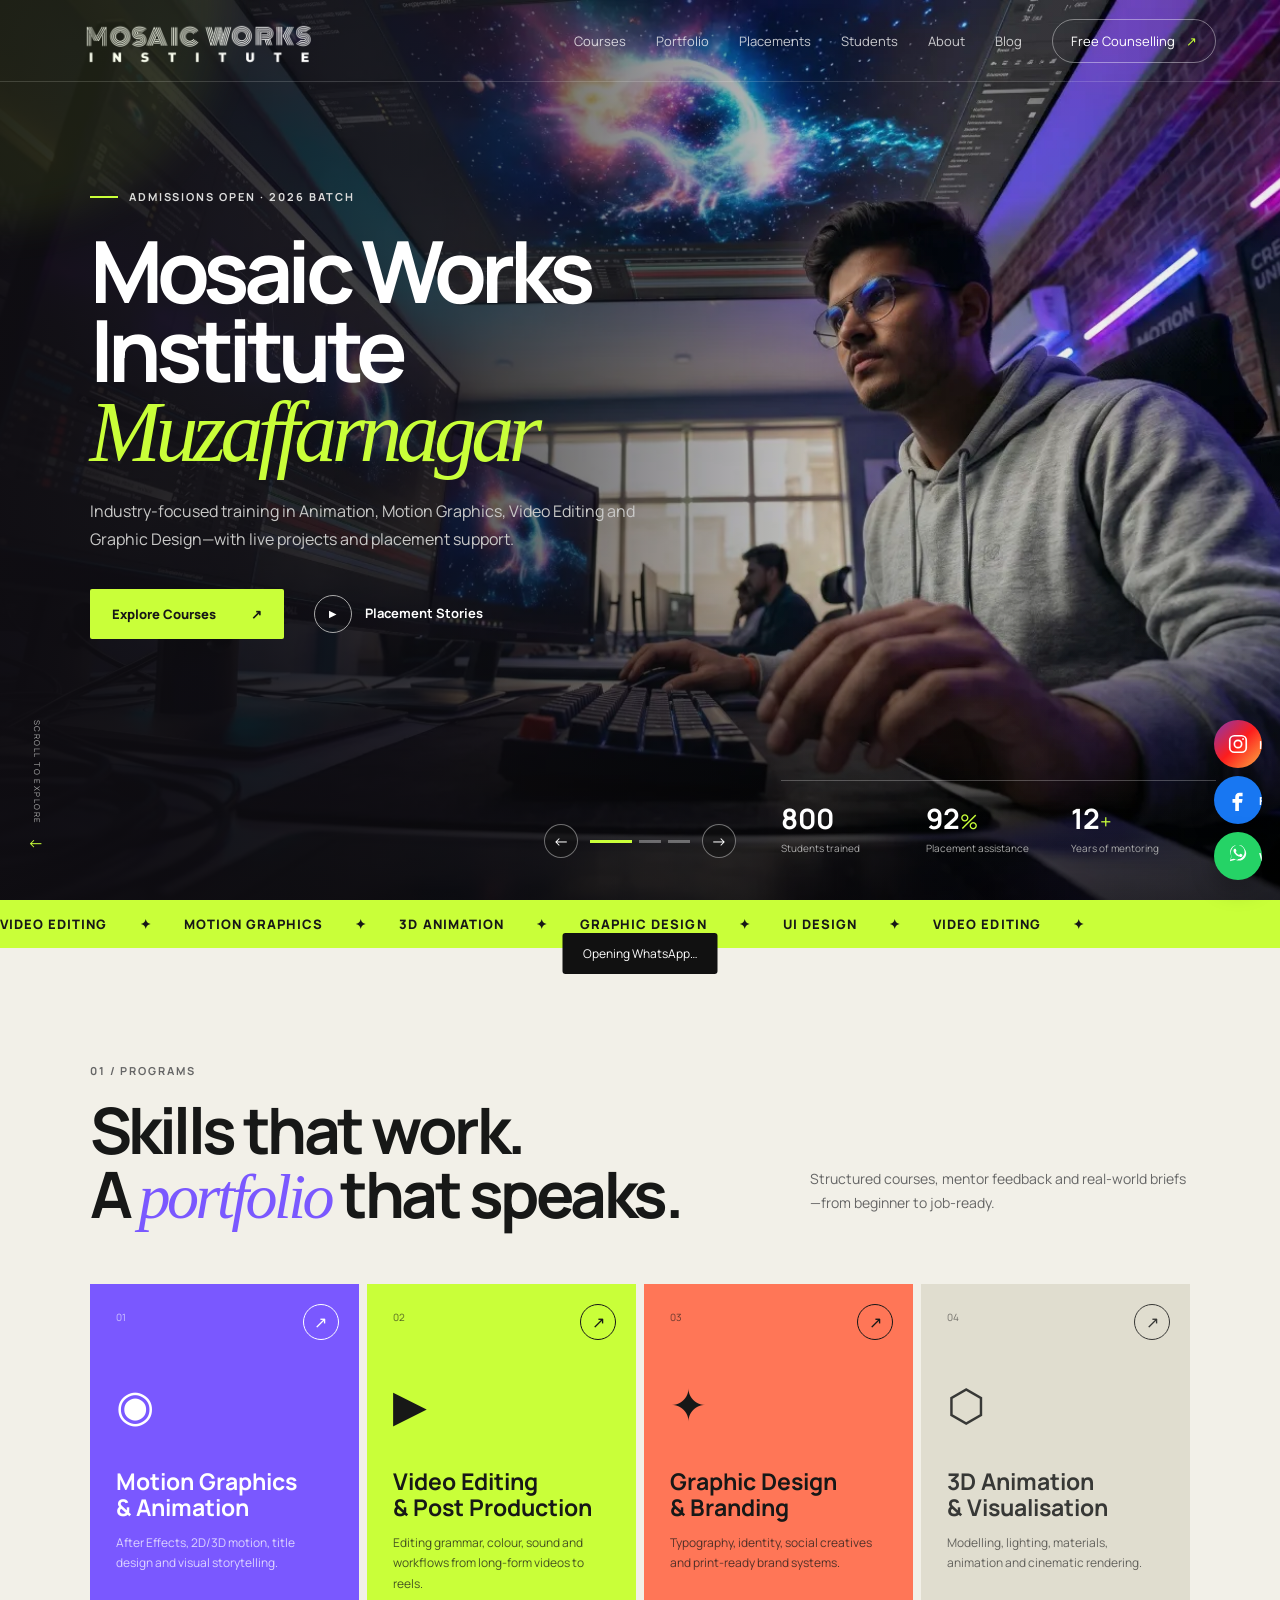
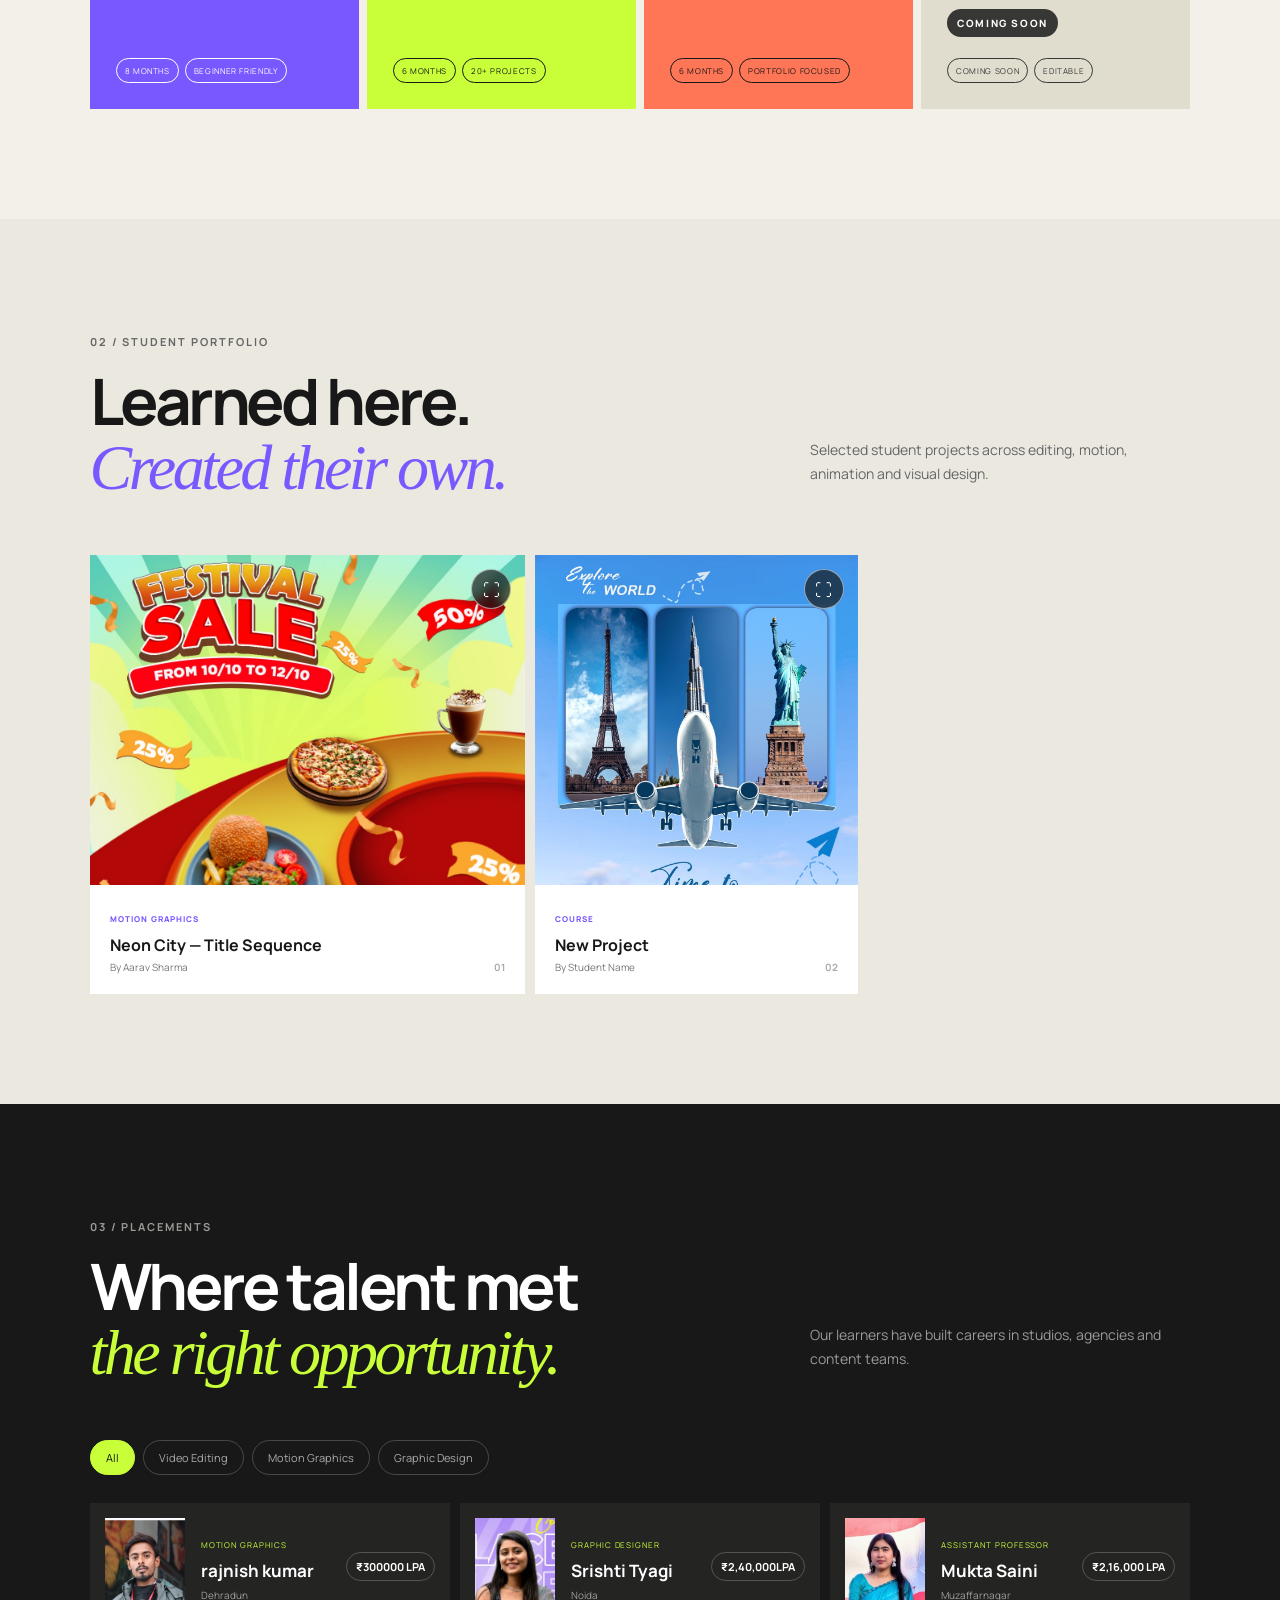
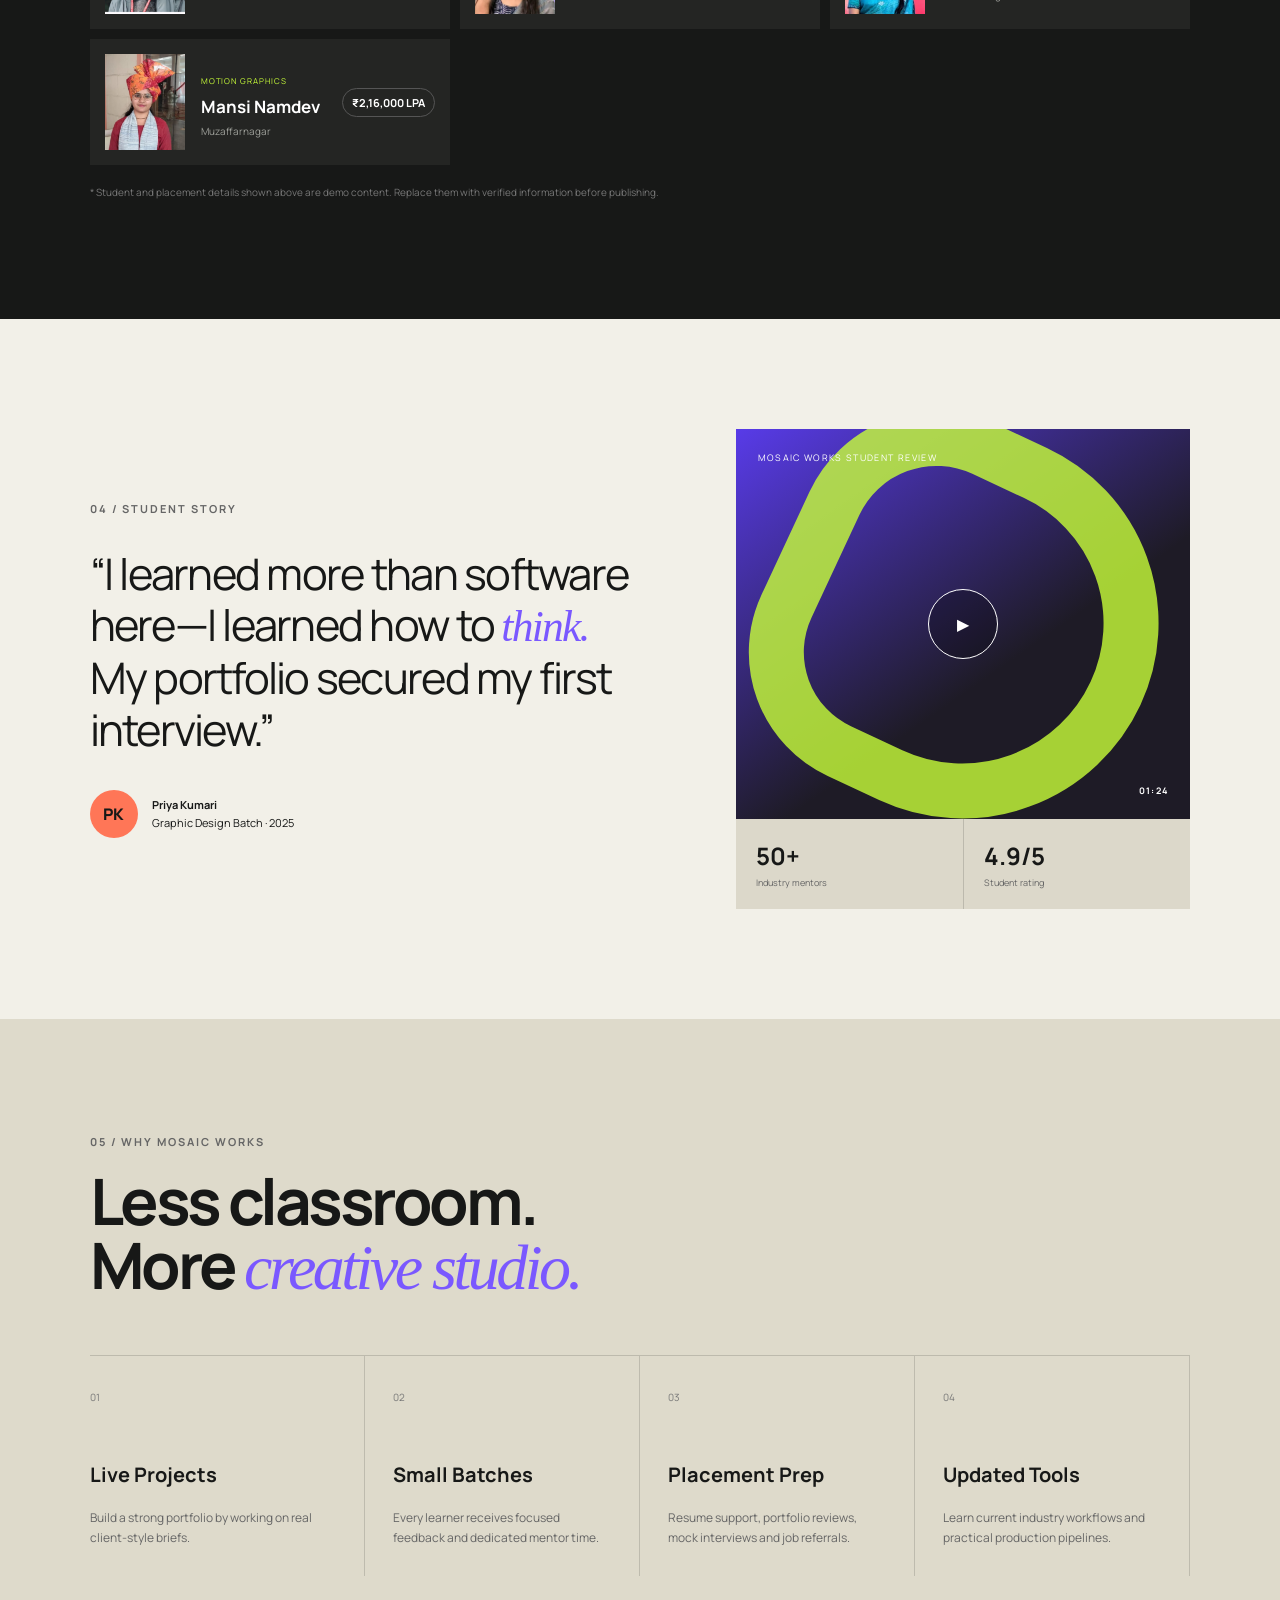
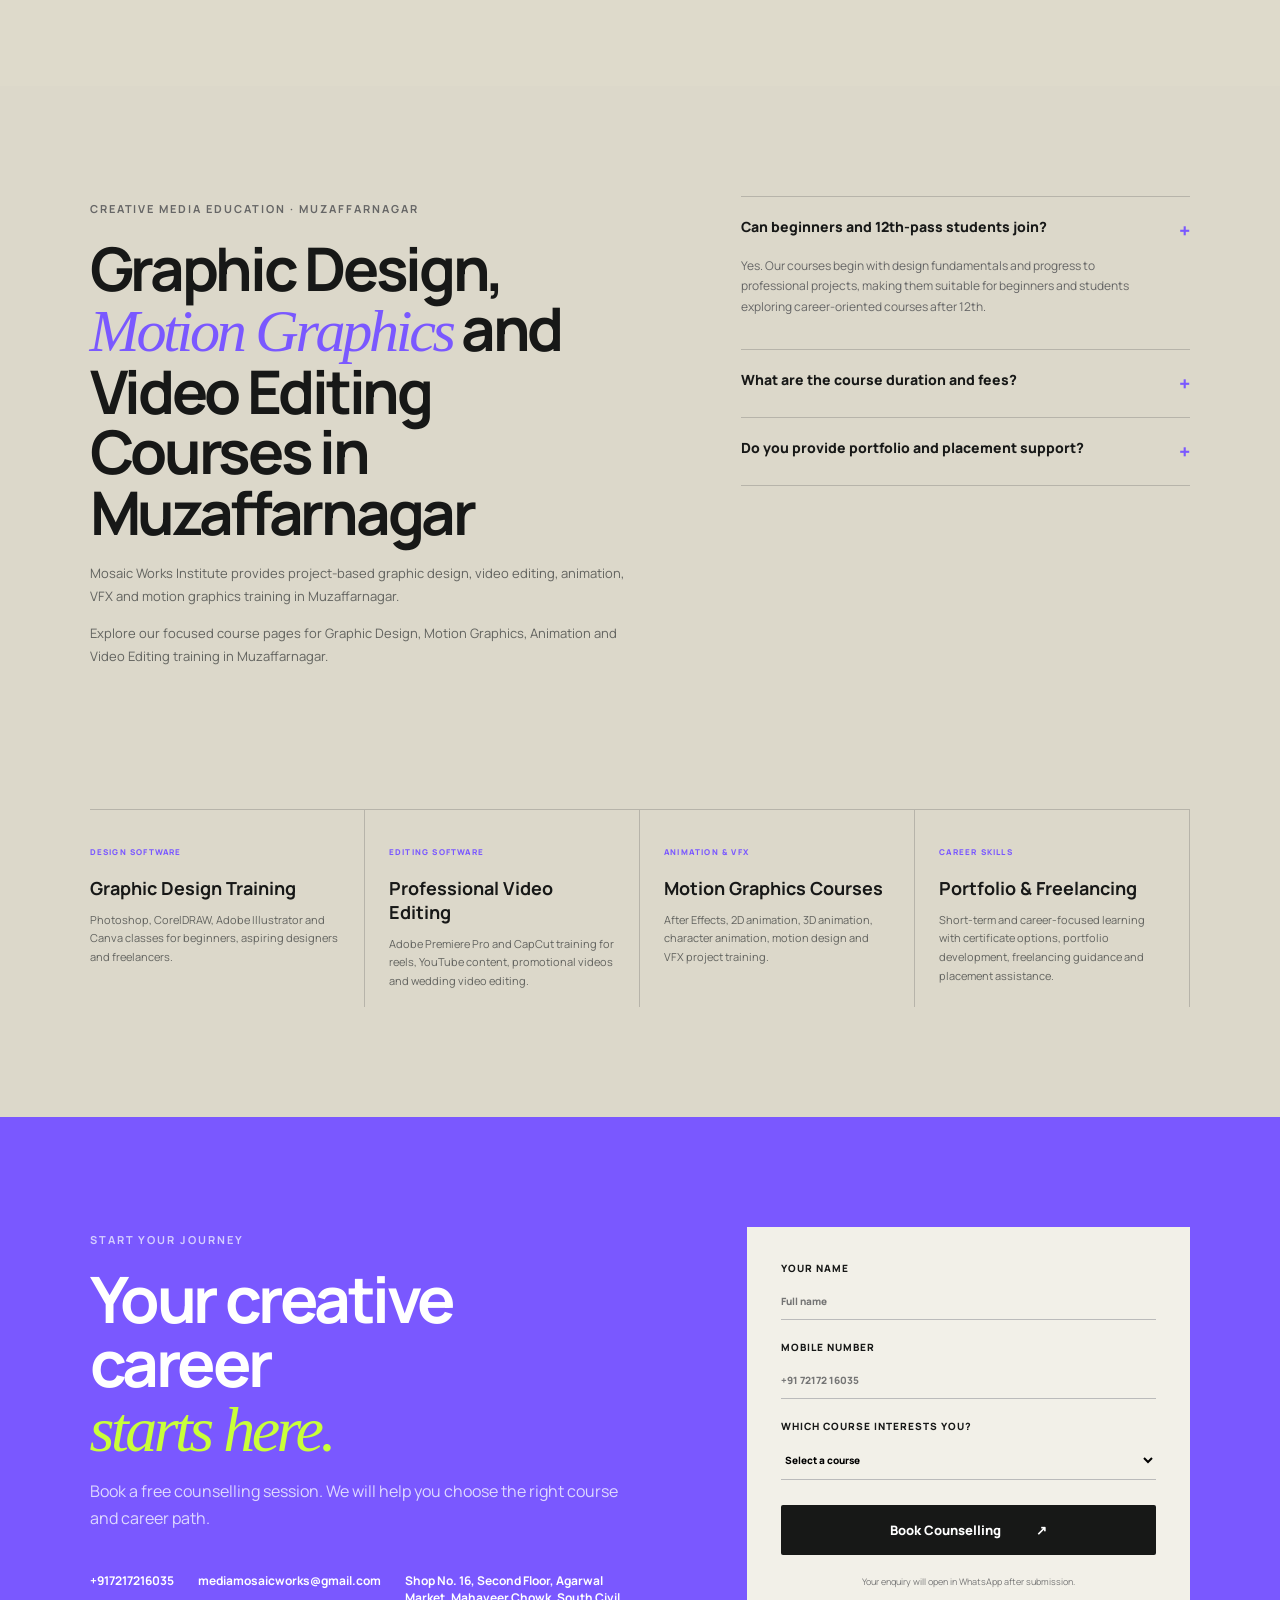
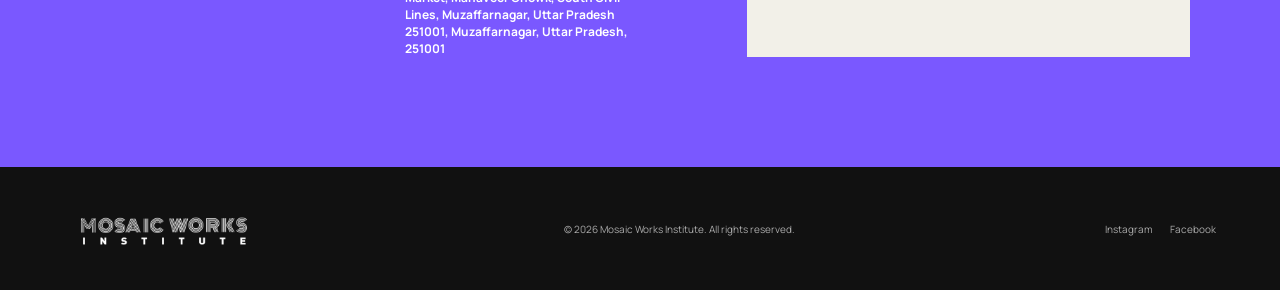
<file: index.html>
﻿<!doctype html>
<html lang="en">
<head>
  <meta charset="UTF-8" />
  <meta name="google-site-verification" content="F99Dy2yjvaVVWjo8luvY0_KOI1GWMtIeP6LlT7EjzqU" />
  <meta name="viewport" content="width=device-width, initial-scale=1.0" />
  <meta id="seoDescription" name="description" content="Mosaic Works Institute is a creative training institute in Muzaffarnagar offering Graphic Design, Motion Graphics, Animation and Video Editing courses with practical projects, portfolio development and career counselling." />
  <meta name="keywords" content="graphic design institute in Muzaffarnagar, best graphic design course in Muzaffarnagar, graphic design classes near me, graphic designing training center Muzaffarnagar, diploma in graphic design Muzaffarnagar, certificate course in graphic design, graphic design course for beginners, graphic design course fees in Muzaffarnagar, online graphic design course Muzaffarnagar, graphic design course with certificate, Photoshop course in Muzaffarnagar, CorelDRAW course Muzaffarnagar, Illustrator course near me, Adobe Premiere Pro course, After Effects course Muzaffarnagar, CapCut editing course, Canva course for beginners, Adobe Photoshop classes near me, video editing institute Muzaffarnagar, video editing classes near me, professional video editing course, reels editing course, YouTube video editing course, wedding video editing course, video editing course fees, video editing training center, motion graphics course near me, 2D animation course Muzaffarnagar, 3D animation course Muzaffarnagar, animation training institute, VFX course in Muzaffarnagar, motion graphics training center, animation course for beginners, character animation course, graphic design course with job placement, animation course with placement, freelancing course graphic design, graphic designer course after 12th, skill development courses Muzaffarnagar, short term graphic design course, weekend graphic design classes" />
  <meta name="robots" content="index, follow, max-image-preview:large, max-video-preview:-1" />
  <link rel="canonical" href="https://mosaicworksinstitute.in/" />
  <meta property="og:type" content="website" /><meta property="og:url" content="https://mosaicworksinstitute.in/" /><meta property="og:title" content="Mosaic Works Institute Muzaffarnagar | Creative Training Institute" /><meta property="og:description" content="Official homepage of Mosaic Works Institute, Muzaffarnagar for Graphic Design, Motion Graphics, Animation and Video Editing courses." /><meta property="og:image" content="https://mosaicworksinstitute.in/assets/hero-students.png" />
  <meta name="theme-color" content="#171817" />
  <title>Mosaic Works Institute Muzaffarnagar | Graphic Design, Animation & Video Editing Courses</title>
  <link rel="preconnect" href="https://fonts.googleapis.com">
  <link rel="preconnect" href="https://fonts.gstatic.com" crossorigin>
  <link href="https://fonts.googleapis.com/css2?family=Hind:wght@400;500;600;700&family=Manrope:wght@400;500;600;700;800&family=Montserrat:wght@400;500;600;700;800&family=Mukta:wght@400;500;600;700&family=Noto+Sans+Devanagari:wght@400;500;600;700;800&family=Poppins:wght@400;500;600;700;800&display=swap" rel="stylesheet">
  <link rel="preload" as="image" href="assets/hero-students.png" />
  <link rel="stylesheet" href="styles.css?v=20260626-encoding-fix" />
  <link rel="stylesheet" href="portfolio-lightbox.css?v=20260626-actual-size" />
  <script type="application/ld+json">{"@context":"https://schema.org","@graph":[{"@type":["Organization","EducationalOrganization"],"@id":"https://mosaicworksinstitute.in/#organization","name":"Mosaic Works Institute","alternateName":["Mosaic Works","Mosaic Works Institute Muzaffarnagar"],"url":"https://mosaicworksinstitute.in/","logo":"https://mosaicworksinstitute.in/assets/mosaic-works-logo.png","image":"https://mosaicworksinstitute.in/assets/hero-students.png","email":"mediamosaicworks@gmail.com","telephone":"+917217216035","sameAs":["https://www.instagram.com/mosaic_works_institute/","https://www.facebook.com/share/1VC8kk6S8E/"]},{"@type":["LocalBusiness","EducationalOrganization"],"@id":"https://mosaicworksinstitute.in/#localbusiness","name":"Mosaic Works Institute","url":"https://mosaicworksinstitute.in/","telephone":"+917217216035","priceRange":"Contact for course fees","image":"https://mosaicworksinstitute.in/assets/mosaic-works-logo.png","description":"Professional creative education and training institute in Muzaffarnagar for graphic design, motion graphics, animation and video editing courses.","address":{"@type":"PostalAddress","streetAddress":"Shop No. 16, Second Floor, Agarwal Market, Mahaveer Chowk, South Civil Lines","addressLocality":"Muzaffarnagar","addressRegion":"Uttar Pradesh","postalCode":"251001","addressCountry":"IN"},"areaServed":[{"@type":"City","name":"Muzaffarnagar"},{"@type":"State","name":"Uttar Pradesh"}],"parentOrganization":{"@id":"https://mosaicworksinstitute.in/#organization"}},{"@type":"WebSite","@id":"https://mosaicworksinstitute.in/#website","url":"https://mosaicworksinstitute.in/","name":"Mosaic Works Institute","publisher":{"@id":"https://mosaicworksinstitute.in/#organization"},"inLanguage":"en-IN","potentialAction":{"@type":"SearchAction","target":"https://mosaicworksinstitute.in/?s={search_term_string}","query-input":"required name=search_term_string"}},{"@type":"BreadcrumbList","@id":"https://mosaicworksinstitute.in/#breadcrumb","itemListElement":[{"@type":"ListItem","position":1,"name":"Home","item":"https://mosaicworksinstitute.in/"}]},{"@type":"ItemList","@id":"https://mosaicworksinstitute.in/#courses","name":"Creative Media Courses at Mosaic Works Institute","itemListElement":[{"@type":"Course","position":1,"name":"Graphic Design Course in Muzaffarnagar","url":"https://mosaicworksinstitute.in/graphic-design-course-muzaffarnagar.html","provider":{"@id":"https://mosaicworksinstitute.in/#organization"}},{"@type":"Course","position":2,"name":"Motion Graphics Course in Muzaffarnagar","url":"https://mosaicworksinstitute.in/motion-graphics-course-muzaffarnagar.html","provider":{"@id":"https://mosaicworksinstitute.in/#organization"}},{"@type":"Course","position":3,"name":"Animation Course in Muzaffarnagar","url":"https://mosaicworksinstitute.in/animation-course-muzaffarnagar.html","provider":{"@id":"https://mosaicworksinstitute.in/#organization"}},{"@type":"Course","position":4,"name":"Video Editing Course in Muzaffarnagar","url":"https://mosaicworksinstitute.in/video-editing-course-muzaffarnagar.html","provider":{"@id":"https://mosaicworksinstitute.in/#organization"}}]}]}</script>
  <link rel="icon" type="image/png" sizes="48x48" href="https://mosaicworksinstitute.in/icon-48.png">
  <link rel="icon" type="image/png" sizes="192x192" href="https://mosaicworksinstitute.in/icon-192.png">
  <link rel="shortcut icon" href="https://mosaicworksinstitute.in/favicon.ico" type="image/x-icon">
  <link rel="apple-touch-icon" href="https://mosaicworksinstitute.in/apple-touch-icon.png">
  <link rel="manifest" href="/site.webmanifest">
</head>
<body>
  <div class="cursor-glow" aria-hidden="true"></div>
  <header class="site-header">
    <a class="brand logo-panel" href="#top" aria-label="Mosaic Works Institute home"><img class="site-logo" src="assets/mosaic-works-logo.png" alt="Mosaic Works Institute"></a>
    <button class="menu-btn" aria-label="Open menu" aria-expanded="false"><span></span><span></span></button>
    <nav>
      <a href="#courses">Courses</a><a href="#portfolio">Portfolio</a><a href="#placements">Placements</a><a href="#stories">Students</a><a href="#about">About</a><a href="blog/">Blog</a>
      <a class="nav-cta" href="#contact">Free Counselling <span>↗</span></a>
    </nav>
  </header>

  <main id="top">
    <section class="hero">
      <div class="hero-slider" id="heroSlider">
        <div class="hero-slide active"><img class="hero-image" src="assets/hero-students.png" alt="Students learning video editing and design in a creative studio"></div>
      </div>
      <div class="hero-shade"></div>
      <div class="hero-content reveal">
        <div class="eyebrow"><span></span> Admissions Open · 2026 Batch</div>
        <h1 id="heroTitle">Mosaic Works Institute<br><em>Muzaffarnagar</em></h1>
        <p id="heroDescription">Industry-focused training in Animation, Motion Graphics, Video Editing and Graphic Design—with live projects and placement support.</p>
        <div class="hero-actions"><a class="btn btn-primary" href="#courses">Explore Courses <span>↗</span></a><a class="text-link" href="#placements"><span class="play">▶</span> Placement Stories</a></div>
      </div>
      <div class="hero-stats reveal">
        <div><strong data-count="800">0</strong><span>Students trained</span></div>
        <div><strong data-count="92">0</strong><i>%</i><span>Placement assistance</span></div>
        <div><strong data-count="12">0</strong><i>+</i><span>Years of mentoring</span></div>
      </div>
      <div class="slider-controls"><button id="prevSlide" aria-label="Previous banner">←</button><div id="sliderDots"><button class="active" aria-label="Banner 1"></button></div><button id="nextSlide" aria-label="Next banner">→</button></div>
      <div class="scroll-note">SCROLL TO EXPLORE <span>↓</span></div>
    </section>

    <section class="marquee" aria-label="Courses"><div>VIDEO EDITING <b>✦</b> MOTION GRAPHICS <b>✦</b> 3D ANIMATION <b>✦</b> GRAPHIC DESIGN <b>✦</b> UI DESIGN <b>✦</b> VIDEO EDITING <b>✦</b></div></section>

    <section class="section courses" id="courses">
      <div class="section-head reveal"><div><span class="kicker">01 / PROGRAMS</span><h2>Skills that work.<br>A <em>portfolio</em> that speaks.</h2></div><p>Structured courses, mentor feedback and real-world briefs—from beginner to job-ready.</p></div>
      <div class="course-grid">
        <article class="course-card violet reveal"><span class="course-no">01</span><div class="course-icon">◉</div><h3>Motion Graphics<br>& Animation</h3><p>After Effects, 2D/3D motion, title design and visual storytelling.</p><div class="tags"><span>8 Months</span><span>Beginner Friendly</span></div><a href="motion-graphics-course-muzaffarnagar.html" aria-label="View Motion Graphics course in Muzaffarnagar">↗</a></article>
        <article class="course-card lime reveal"><span class="course-no">02</span><div class="course-icon">▶</div><h3>Video Editing<br>& Post Production</h3><p>Editing grammar, colour, sound and workflows from long-form videos to reels.</p><div class="tags"><span>6 Months</span><span>20+ Projects</span></div><a href="video-editing-course-muzaffarnagar.html" aria-label="View Video Editing course in Muzaffarnagar">↗</a></article>
        <article class="course-card coral reveal"><span class="course-no">03</span><div class="course-icon">✦</div><h3>Graphic Design<br>& Branding</h3><p>Typography, identity, social creatives and print-ready brand systems.</p><div class="tags"><span>6 Months</span><span>Portfolio Focused</span></div><a href="graphic-design-course-muzaffarnagar.html" aria-label="View Graphic Design course in Muzaffarnagar">↗</a></article>
        <article class="course-card cream coming-soon reveal"><span class="course-no">04</span><div class="course-icon">⬡</div><h3>3D Animation<br>& Visualisation</h3><p>Modelling, lighting, materials, animation and cinematic rendering.</p><div class="tags"><span>Coming Soon</span><span>Editable</span></div><a href="three-d-animation-course-muzaffarnagar.html" aria-label="View 3D Animation course in Muzaffarnagar">↗</a></article>
      </div>
    </section>

    <section class="section portfolio" id="portfolio">
      <div class="section-head reveal"><div><span class="kicker">02 / STUDENT PORTFOLIO</span><h2>Learned here.<br><em>Created their own.</em></h2></div><p>Selected student projects across editing, motion, animation and visual design.</p></div>
      <div class="portfolio-grid" id="portfolioGrid">
        <article class="portfolio-card wide reveal"><div class="portfolio-media"><img src="assets/hero-students.png" alt="Motion graphics student project"></div><div class="portfolio-info"><div><span>Motion Graphics</span><h3>Neon City — Title Sequence</h3><p>By Aarav Sharma</p></div><b>01</b></div></article>
        <article class="portfolio-card reveal"><div class="portfolio-media color-art violet-art"><span>PLAY<br>WITH<br>TYPE</span></div><div class="portfolio-info"><div><span>Graphic Design</span><h3>Type & Rhythm</h3><p>By Mehak Kaur</p></div><b>02</b></div></article>
        <article class="portfolio-card reveal"><div class="portfolio-media color-art lime-art"><span>3D<br>FORM</span></div><div class="portfolio-info"><div><span>3D Animation</span><h3>Abstract Forms</h3><p>By Sana Naqvi</p></div><b>03</b></div></article>
      </div>
    </section>

    <section class="section placements" id="placements">
      <div class="section-head light reveal"><div><span class="kicker">03 / PLACEMENTS</span><h2>Where talent met<br><em>the right opportunity.</em></h2></div><p>Our learners have built careers in studios, agencies and content teams.</p></div>
      <div class="filter-row reveal" role="group" aria-label="Placement filter"><button class="active" data-filter="all">All</button><button data-filter="video">Video Editing</button><button data-filter="motion">Motion Graphics</button><button data-filter="design">Graphic Design</button></div>
      <div class="placement-grid">
        <article class="placement-card reveal" data-type="motion"><div class="portrait purple">AS</div><div><span>Motion Designer</span><h3>Aarav Sharma</h3><p>PixelCraft Studios · Noida</p></div><strong>₹5.4 LPA</strong></article>
        <article class="placement-card reveal" data-type="video"><div class="portrait orange">MK</div><div><span>Video Editor</span><h3>Mehak Kaur</h3><p>Framebox Media · Delhi</p></div><strong>₹4.8 LPA</strong></article>
        <article class="placement-card reveal" data-type="design"><div class="portrait green">RP</div><div><span>Graphic Designer</span><h3>Rohan Patel</h3><p>BrandMint · Gurugram</p></div><strong>₹4.5 LPA</strong></article>
        <article class="placement-card reveal" data-type="motion"><div class="portrait blue">SN</div><div><span>Jr. Animator</span><h3>Sana Naqvi</h3><p>ToonWorks · Mumbai</p></div><strong>₹5.1 LPA</strong></article>
        <article class="placement-card reveal" data-type="video"><div class="portrait pink">VG</div><div><span>Content Editor</span><h3>Vishal Gupta</h3><p>Creator House · Jaipur</p></div><strong>₹4.2 LPA</strong></article>
        <article class="placement-card reveal" data-type="design"><div class="portrait yellow">AD</div><div><span>Brand Designer</span><h3>Ananya Das</h3><p>Studio North · Bengaluru</p></div><strong>₹5.6 LPA</strong></article>
      </div>
      <p class="demo-note">* Student and placement details shown above are demo content. Replace them with verified information before publishing.</p>
    </section>

    <section class="section stories" id="stories">
      <div class="story-copy reveal"><span class="kicker">04 / STUDENT STORY</span><blockquote id="storyQuote">“I learned more than software here—I learned how to <em>think.</em> My portfolio secured my first interview.”</blockquote><div class="student"><span id="storyInitials">PK</span><p><strong id="storyName">Priya Kumari</strong><br><span id="storyMeta">Graphic Design Batch · 2025</span></p></div></div>
      <div class="story-panel reveal"><div class="showreel" id="studentReviewVideo"><span id="storyVideoLabel">MOSAIC WORKS STUDENT REVIEW</span><button aria-label="Play student review video">▶</button><b id="storyDuration">01:24</b></div><div class="mini-stats"><div><strong id="storyStatOne">50+</strong><span id="storyStatOneLabel">Industry mentors</span></div><div><strong id="storyStatTwo">4.9/5</strong><span id="storyStatTwoLabel">Student rating</span></div></div></div>
      <div class="review-gallery" id="studentReviewGallery" aria-label="Student review videos"></div>

    </section>

    <section class="section about" id="about">
      <div class="section-head reveal"><div><span class="kicker">05 / WHY MOSAIC WORKS</span><h2>Less classroom.<br>More <em>creative studio.</em></h2></div></div>
      <div class="feature-grid">
        <div class="feature reveal"><span>01</span><h3>Live Projects</h3><p>Build a strong portfolio by working on real client-style briefs.</p></div>
        <div class="feature reveal"><span>02</span><h3>Small Batches</h3><p>Every learner receives focused feedback and dedicated mentor time.</p></div>
        <div class="feature reveal"><span>03</span><h3>Placement Prep</h3><p>Resume support, portfolio reviews, mock interviews and job referrals.</p></div>
        <div class="feature reveal"><span>04</span><h3>Updated Tools</h3><p>Learn current industry workflows and practical production pipelines.</p></div>
      </div>
    </section>

    <section class="section local-seo" id="muzaffarnagar-courses">
      <div class="local-intro reveal"><span class="kicker">CREATIVE MEDIA EDUCATION · MUZAFFARNAGAR</span><h2>Graphic Design,<br><em>Motion Graphics</em> and<br>Video Editing Courses in Muzaffarnagar</h2><p><strong>Mosaic Works Institute</strong> is a professional creative education and training institute in Muzaffarnagar. The homepage is the official brand page for Mosaic Works, Mosaic Works Institute Muzaffarnagar and Mosaic Works training institute searches. Students learn graphic design, video editing, motion graphics, animation and VFX through practical assignments, real-world projects and portfolio development.</p><p>Explore our focused course pages for <a href="graphic-design-course-muzaffarnagar.html">Graphic Design</a>, <a href="motion-graphics-course-muzaffarnagar.html">Motion Graphics</a>, <a href="animation-course-muzaffarnagar.html">Animation</a> and <a href="video-editing-course-muzaffarnagar.html">Video Editing</a> training in Muzaffarnagar.</p></div>
      <div class="faq-list reveal"><details open><summary>Can beginners and 12th-pass students join?<span>+</span></summary><p>Yes. Our courses begin with design fundamentals and progress to professional projects, making them suitable for beginners and students exploring career-oriented courses after 12th.</p></details><details><summary>What are the course duration and fees?<span>+</span></summary><p>Duration and fees depend on the selected graphic design, animation, motion graphics or video editing program. Contact us for the current fee structure, weekend options and certificate details.</p></details><details><summary>Do you provide portfolio and placement support?<span>+</span></summary><p>Students receive portfolio guidance, interview preparation and placement assistance. Job placement depends on skills, portfolio quality and available opportunities.</p></details></div>
      <div class="seo-services reveal">
        <article><span>DESIGN SOFTWARE</span><h3>Graphic Design Training</h3><p>Photoshop, CorelDRAW, Adobe Illustrator and Canva classes for beginners, aspiring designers and freelancers.</p></article>
        <article><span>EDITING SOFTWARE</span><h3>Professional Video Editing</h3><p>Adobe Premiere Pro and CapCut training for reels, YouTube content, promotional videos and wedding video editing.</p></article>
        <article><span>ANIMATION & VFX</span><h3>Motion Graphics Courses</h3><p>After Effects, 2D animation, 3D animation, character animation, motion design and VFX project training.</p></article>
        <article><span>CAREER SKILLS</span><h3>Portfolio & Freelancing</h3><p>Short-term and career-focused learning with certificate options, portfolio development, freelancing guidance and placement assistance.</p></article>
      </div>
    </section>

    <section class="contact" id="contact">
      <div class="contact-copy reveal"><span class="kicker">START YOUR JOURNEY</span><h2>Your creative career<br><em>starts here.</em></h2><p>Book a free counselling session. We will help you choose the right course and career path.</p><div class="contact-details"><a id="contactPhone" href="tel:+917217216035">+91 72172 16035</a><a id="contactEmail" href="mailto:mediamosaicworks@gmail.com">mediamosaicworks@gmail.com</a><span id="contactAddress">Muzaffarnagar, Uttar Pradesh</span></div></div>
      <form class="enquiry-form reveal" id="enquiryForm"><label>Your name<input name="name" required placeholder="Full name"></label><label>Mobile number<input name="phone" required inputmode="tel" pattern="[0-9 +()-]{10,}" placeholder="+91 72172 16035"></label><label>Which course interests you?<select name="course" required><option value="">Select a course</option><option>Motion Graphics & Animation</option><option>Video Editing</option><option>Graphic Design</option><option>3D Animation</option></select></label><button class="btn btn-dark" type="submit">Book Counselling <span>↗</span></button><small>Your enquiry will open in WhatsApp after submission.</small></form>
    </section>
  </main>

  <footer><a class="brand footer-logo" href="#top"><img class="site-logo" src="assets/mosaic-works-logo.png" alt="Mosaic Works Institute"></a><p>© 2026 <span id="footerName">Mosaic Works Institute</span>. All rights reserved.</p><div><a class="footer-instagram" href="https://www.instagram.com/mosaic_works_institute/" target="_blank" rel="noopener">Instagram</a><a class="footer-facebook" href="https://www.facebook.com/share/1VC8kk6S8E/" target="_blank" rel="noopener">Facebook</a></div></footer>
  <aside class="social-dock" aria-label="Connect with us">
    <a class="social-btn instagram" href="https://www.instagram.com/mosaic_works_institute/" target="_blank" rel="noopener" aria-label="Follow Mosaic Works Institute on Instagram"><svg viewBox="0 0 24 24" aria-hidden="true"><rect x="3" y="3" width="18" height="18" rx="5"/><circle cx="12" cy="12" r="4"/><circle cx="17.5" cy="6.5" r="1" class="fill"/></svg><span>Instagram</span></a>
    <a class="social-btn facebook" href="https://www.facebook.com/share/1VC8kk6S8E/" target="_blank" rel="noopener" aria-label="Follow Mosaic Works Institute on Facebook"><svg viewBox="0 0 24 24" aria-hidden="true"><path class="fill" d="M14 8h3V4.2c-.5-.1-2.1-.2-3.4-.2C10.8 4 9 5.7 9 8.8V11H6v4h3v9h4v-9h3.3l.7-4h-4V9.2c0-.8.2-1.2 1-1.2z"/></svg><span>Facebook</span></a>
    <a class="social-btn whatsapp" href="https://wa.me/917217216035?text=Hi%20Mosaic%20Works%20Institute%2C%20I%20would%20like%20course%20details" target="_blank" rel="noopener" aria-label="Chat with us on WhatsApp"><svg viewBox="0 0 448 512" aria-hidden="true"><path class="fill" d="M380.9 97.1C339-3.7 223.8-32.1 144.2 20.9 66.9 72.3 37.5 166 70.1 249.6L35.4 376.5l129.9-34.1c80.4 43.9 181 15.6 227.6-63.9 32.9-56.1 28.5-126.9-12-181.4zm-157 251.1c-29.5 0-58.4-7.9-83.7-22.8l-9.5-5.6-77.1 20.2 20.6-75.2-6.2-9.7c-17-26.9-26-58-26-90 0-92.6 75.4-168 168-168 44.9 0 87 17.5 118.7 49.2 31.7 31.7 49.2 73.9 49.2 118.7 0 92.7-75.4 168.2-168 168.2zm92.5-126.2c-5.1-2.6-30.1-14.8-34.7-16.5-4.7-1.7-8.1-2.6-11.5 2.6-3.4 5.1-13.2 16.5-16.2 19.9-3 3.4-6 3.9-11.1 1.3-30.2-15.1-50-27-69.9-61.1-5.3-9.1 5.3-8.4 15.1-28 1.7-3.4.9-6.4-.4-9-1.3-2.6-11.5-27.7-15.8-38-4.2-10-8.5-8.6-11.5-8.8h-9.8c-3.4 0-9 1.3-13.7 6.4-4.7 5.1-18 17.6-18 42.9s18.4 49.8 21 53.2c2.6 3.4 36.2 55.2 87.7 77.5 32.6 14.1 45.4 15.3 61.7 12.9 9.9-1.5 30.1-12.3 34.4-24.2 4.3-11.9 4.3-22.1 3-24.2-1.3-2.1-4.7-3.4-9.8-6z"/></svg><span>WhatsApp Chat</span></a>
  </aside>
  <div class="portfolio-lightbox" id="portfolioLightbox" role="dialog" aria-modal="true" aria-label="Portfolio project preview" hidden><button class="lightbox-close" aria-label="Close">×</button><div class="lightbox-stage" id="lightboxStage"></div><div class="lightbox-caption"><span id="lightboxCategory"></span><h3 id="lightboxTitle"></h3><p id="lightboxStudent"></p></div></div>
  <div class="toast" role="status" aria-live="polite">Opening WhatsApp…</div>
  <script src="site-data.js?v=20260626-download-data"></script>
  <script src="script.js?v=20260626-lightbox-encoding-fix"></script>
</body>
</html>
</file>
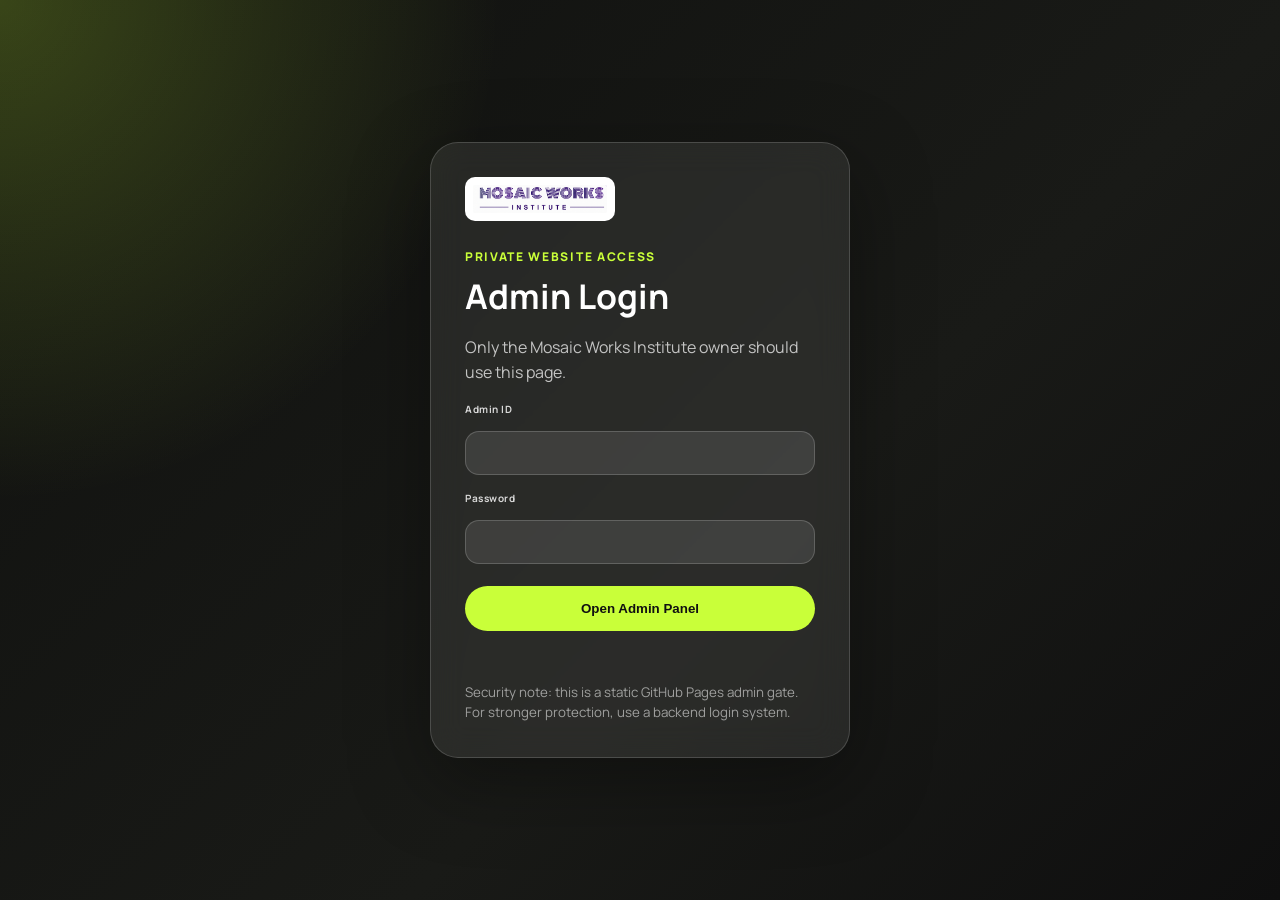
<file: admin.html>
﻿<!doctype html>
<html lang="en">
<head>
  <meta charset="UTF-8"><meta name="viewport" content="width=device-width,initial-scale=1">
  <title>Secure Admin Panel | Mosaic Works Institute</title>
  <meta name="robots" content="noindex,nofollow,noarchive">
  <link rel="preconnect" href="https://fonts.googleapis.com"><link rel="preconnect" href="https://fonts.gstatic.com" crossorigin>
  <link href="https://fonts.googleapis.com/css2?family=Manrope:wght@400;600;700;800&family=Noto+Sans+Devanagari:wght@400;600;700&display=swap" rel="stylesheet">
  <link rel="stylesheet" href="admin.css?v=20260626-drive-media">
  <link rel="stylesheet" href="admin-content.css?v=20260624-2">
  <link rel="icon" href="/favicon.ico" sizes="any">
  <link rel="icon" type="image/png" sizes="48x48" href="/icon-48.png">
  <link rel="icon" type="image/png" sizes="192x192" href="/icon-192.png">
  <link rel="apple-touch-icon" href="/apple-touch-icon.png">
  <link rel="manifest" href="/site.webmanifest">
</head>
<body class="admin-locked">
  <section class="admin-login" id="adminLogin" aria-label="Admin login">
    <form class="admin-login-card" id="adminLoginForm" autocomplete="off">
      <img src="assets/mosaic-works-logo.png" alt="Mosaic Works Institute">
      <p class="admin-login-kicker">Private website access</p>
      <h1>Admin Login</h1>
      <p class="admin-login-note">Only the Mosaic Works Institute owner should use this page.</p>
      <label>Admin ID<input id="adminUser" name="username" autocomplete="username" required></label>
      <label>Password<input id="adminPass" name="password" type="password" autocomplete="current-password" required></label>
      <button type="submit">Open Admin Panel</button>
      <p class="admin-login-error" id="adminLoginError" role="alert"></p>
      <small>Security note: this is a static GitHub Pages admin gate. For stronger protection, use a backend login system.</small>
    </form>
  </section>
  <aside class="sidebar"><a class="admin-brand" href="index.html"><b>MW</b><span>MOSAIC WORKS<br><small>WEBSITE ADMIN</small></span></a><nav><button class="active" data-tab="settings">Website Details</button><button data-tab="content">Page Text & Fonts</button><button data-tab="coursePages">Course Pages</button><button data-tab="banners">Banner & Video</button><button data-tab="portfolio">Portfolio Work</button><button data-tab="students">Placements</button><button data-tab="help">Help</button></nav><a class="view-site" href="index.html" target="_blank">View Website</a><a class="logout-link" id="adminLogout" href="#">Logout</a></aside>
  <header class="mobile-head"><strong>Website Admin</strong><button id="menuToggle">Menu</button></header>
  <main>
    <div class="topbar"><div><span>CONTENT MANAGER</span><h1>Welcome</h1><p>Manage your website content from here.</p></div><div class="status"><i></i> <span id="modeLabel">Local mode</span></div></div>

    <section class="panel active" id="settings">
      <div class="panel-title"><div><span>GENERAL</span><h2>Institute Details</h2></div><button class="save-btn" data-save="settings">Save Changes</button></div>
      <form id="settingsForm" class="form-card">
        <div class="logo-manager"><div class="admin-logo-preview"><img id="adminLogoPreview" src="assets/mosaic-works-logo.png" alt="Current logo"></div><label class="upload">Change Logo<input id="logoInput" type="file" accept="image/png,image/jpeg,image/webp"></label><small>A transparent PNG or WebP works best.</small></div>
        <label>Institute Name<input name="name" required placeholder="Mosaic Works Institute"></label>
        <div class="two-col"><label>Phone / WhatsApp<input name="phone" required placeholder="917217216035"><small>Include the country code without the + symbol.</small></label><label>Email<input name="email" type="email" required placeholder="mediamosaicworks@gmail.com"></label></div>
        <label>Instagram profile link<input name="instagram" type="url" placeholder="https://instagram.com/yourprofile"></label>
        <label>Facebook profile link<input name="facebook" type="url" placeholder="https://facebook.com/yourpage"></label>
        <div class="seo-fields"><h3>Local SEO Details</h3><p>Enter accurate information to help Google understand your business and location.</p></div>
        <label>Live Website URL<input name="website" type="url" placeholder="https://yourdomain.com"></label>
        <label>Complete Institute Address<input name="address" placeholder="Shop/Building, Road, Area"></label>
        <div class="two-col"><label>City / Locality<input name="locality" placeholder="Muzaffarnagar"></label><label>State<input name="region" placeholder="Uttar Pradesh"></label></div>
        <div class="two-col"><label>PIN Code<input name="pincode" inputmode="numeric"></label><label>Google Business Profile URL<input name="googleBusiness" type="url" placeholder="https://g.page/..."></label></div>
      </form>
    </section>

    <section class="panel" id="content">
      <div class="panel-title"><div><span>PAGE CONTENT</span><h2>Text, Language & Fonts</h2></div><button class="save-btn" data-save="content">Save Page Content</button></div>
      <p class="hint">Write in any language. Use <b>|</b> for a new line and <b>*text*</b> to highlight words in a heading.</p>
      <div class="form-card content-editor">
        <div class="two-col"><label>Body Font<select id="bodyFont"><option value="Manrope">Manrope</option><option value="Poppins">Poppins</option><option value="Montserrat">Montserrat</option><option value="Hind">Hind</option><option value="Mukta">Mukta</option></select></label><label>Heading Font<select id="headingFont"><option value="Manrope">Manrope</option><option value="Poppins">Poppins</option><option value="Montserrat">Montserrat</option><option value="Hind">Hind</option><option value="Mukta">Mukta</option><option value="Georgia">Georgia</option></select></label></div>
        <div id="contentFields"></div>
      </div>
    </section>

    <section class="panel" id="banners">
      <div class="panel-title"><div><span>HOMEPAGE HERO</span><h2>Banner, Video & Text</h2></div><button class="save-btn" data-save="banners">Save Banners</button></div>
      <p class="hint">Add up to 3 slides. Each slide can have different text and an image or video.</p>
      <div id="bannerList" class="banner-list"></div>
      <button class="add-btn" id="addBanner">+ Add Banner</button>
      <div class="warning video-note"><strong>About Videos</strong><p>Large videos cannot be stored in Local Mode. Upload the video to hosting and enter its path (for example, <code>assets/intro.mp4</code>) or a direct URL. Direct uploads work with the online PHP backend.</p></div>
    </section>


    <section class="panel" id="coursePages">
      <div class="panel-title"><div><span>COURSE PAGES</span><h2>Course Page Editor</h2></div><button class="save-btn" data-save="coursePages">Save Course Pages</button></div>
      <p class="hint">Motion Graphics, Video Editing, Graphic Design aur 3D Animation pages ka text, image/video link aur status yahan se edit hoga.</p>
      <div id="coursePageList" class="course-page-list"></div>
    </section>    <section class="panel" id="story">
      <div class="panel-title"><div><span>STUDENT REVIEW</span><h2>Review Video Section</h2></div><button class="save-btn" data-save="story">Save Review Video</button></div>
      <p class="hint">Paste a public Google Drive, YouTube or direct MP4 link. Best quality: optimized MP4 around 10-25 MB, or an unlisted YouTube/Drive link.</p>
      <div id="reviewList" class="review-list"></div>
      <button class="add-btn" id="addReview" type="button">+ Add Review Video</button>
      <div class="warning video-note"><strong>Video Link Tip</strong><p>Google Drive link ko public/shareable rakho. YouTube unlisted link bhi use kar sakte ho. Direct MP4 ho to 10-25 MB optimized video best rahega.</p></div>
      <form id="storyForm" class="form-card">
        <label>Student Quote <small>Use *word* to highlight a word.</small><textarea name="quote" rows="3" placeholder="I learned more than software here—I learned how to *think.*"></textarea></label>
        <div class="two-col"><label>Student Name<input name="name" placeholder="Priya Kumari"></label><label>Course / Batch<input name="meta" placeholder="Graphic Design Batch · 2025"></label></div>
        <div class="two-col"><label>Initials<input name="initials" placeholder="PK"></label><label>Video Duration<input name="duration" placeholder="01:24"></label></div>
        <label>Video Label<input name="videoLabel" placeholder="MOSAIC WORKS STUDENT REVIEW"></label>
        <label>Video Link <small>Google Drive share link, YouTube link, or direct .mp4 path/URL.</small><input name="videoUrl" type="url" placeholder="https://drive.google.com/file/d/.../view"></label>
        <label>Thumbnail Image URL / Path <small>Optional. Use a cover image for better look and speed.</small><input name="thumbnail" placeholder="uploads/student-review-cover.webp"></label>
        <div class="two-col"><label>Stat 1<input name="statOne" placeholder="50+"></label><label>Stat 1 Label<input name="statOneLabel" placeholder="Industry mentors"></label></div>
        <div class="two-col"><label>Stat 2<input name="statTwo" placeholder="4.9/5"></label><label>Stat 2 Label<input name="statTwoLabel" placeholder="Student rating"></label></div>
      </form>
    </section>

    <section class="panel" id="students">
      <div class="panel-title"><div><span>PLACEMENTS</span><h2>Student Details</h2></div><button class="add-btn" id="addStudent">+ Add Student</button></div>
      <p class="hint">Edit the name, job, company, package and photo. Saving updates the homepage.</p>
      <div id="studentList" class="student-list"></div>
      <button class="save-btn bottom-save" data-save="students">Save Placements</button>
    </section>

    <section class="panel" id="portfolio">
      <div class="panel-title"><div><span>STUDENT WORK</span><h2>Portfolio Projects</h2></div><button class="add-btn" id="addPortfolio">+ Add Project</button></div>
      <p class="hint">Manage the best student image and video work here. Add up to 12 projects.</p>
      <div id="portfolioList" class="student-list"></div>
      <button class="save-btn bottom-save" data-save="portfolio">Save Portfolio</button>
    </section>

    <section class="panel" id="help">
      <div class="panel-title"><div><span>GUIDE</span><h2>How to Use the Admin Panel</h2></div></div>
      <div class="help-card"><ol><li>Select Website Details, Page Text, Banners, Portfolio or Placements from the left.</li><li>Edit the information or upload an image.</li><li>Click the green Save button.</li><li>Click <b>Download for GitHub</b>, then replace the repository's <code>site-data.js</code> with the downloaded file.</li></ol><button class="save-btn" id="downloadSiteData" type="button">Download for GitHub</button><div class="warning"><strong>GitHub Pages Mode</strong><p>Save stores a preview in this browser. Download and upload <code>site-data.js</code> to publish the changes for every visitor.</p></div></div>
    </section>
  </main>
<template id="coursePageTemplate"><article class="review-editor course-page-editor"><div class="banner-top"><strong class="course-page-name">Course Page</strong><a class="view-course-link" target="_blank" rel="noopener">Open Page</a></div><div class="two-col"><label>Page Title<input data-course-field="title"></label><label>Status<input data-course-field="status" placeholder="Admission Open / Coming Soon"></label></div><label>Eyebrow / Small Heading<input data-course-field="eyebrow"></label><label>Description<textarea data-course-field="description" rows="3"></textarea></label><div class="two-col"><label>Top Banner Image URL <small>This changes the large top banner background.</small><input data-course-field="bannerUrl" placeholder="assets/course-banner.jpg"></label><label>Banner Position<input data-course-field="bannerPosition" placeholder="center center"></label></div><label>Intro Heading<input data-course-field="introTitle"></label><label>Intro Text<textarea data-course-field="intro" rows="3"></textarea></label><div class="two-col"><label>Content Media Type<select data-course-field="mediaType"><option value="image">Image</option><option value="video">Video</option></select></label><label>Content Image / Video / Google Drive / YouTube Link<input data-course-field="mediaUrl" placeholder="https://drive.google.com/file/d/..."></label></div><label>Fallback Thumbnail Image<input data-course-field="thumbnail" placeholder="assets/hero-students.png"></label><label>Topics <small>One topic per line</small><textarea data-course-field="topicsText" rows="6"></textarea></label></article></template>
  <template id="reviewTemplate"><article class="review-editor"><div class="banner-top"><strong>Review <span class="review-number">1</span></strong><button class="delete-review" title="Delete Review">×</button></div><label>Student Quote <small>Use *word* to highlight a word.</small><textarea data-review-field="quote" rows="3" placeholder="I learned more than software here—I learned how to *think.*"></textarea></label><div class="two-col"><label>Student Name<input data-review-field="name" placeholder="Priya Kumari"></label><label>Course / Batch<input data-review-field="meta" placeholder="Graphic Design Batch · 2025"></label></div><div class="two-col"><label>Initials<input data-review-field="initials" placeholder="PK"></label><label>Video Duration<input data-review-field="duration" placeholder="01:24"></label></div><label>Video Label<input data-review-field="videoLabel" placeholder="MOSAIC WORKS STUDENT REVIEW"></label><label>Video Link <small>Google Drive share link, YouTube link, or direct .mp4 path/URL.</small><input data-review-field="videoUrl" type="url" placeholder="https://drive.google.com/file/d/.../view"></label><label>Thumbnail Image URL / Path <small>Optional. Cover image for better look and speed.</small><input data-review-field="thumbnail" placeholder="uploads/student-review-cover.webp"></label></article></template>
  <template id="studentTemplate"><article class="student-editor"><div class="photo-field"><div class="photo-preview">PHOTO</div><label class="upload">Choose Photo<input class="photo-input" type="file" accept="image/*"></label></div><div class="student-fields"><label>Student Name<input data-field="name" required></label><div class="two-col"><label>Job Role<input data-field="role"></label><label>Course Type<select data-field="type"><option value="motion">Motion Graphics</option><option value="video">Video Editing</option><option value="design">Graphic Design</option></select></label></div><div class="two-col"><label>Company & City<input data-field="company"></label><label>Package<input data-field="salary" placeholder="₹4.5 LPA"></label></div></div><button class="delete-btn" title="Delete Student">×</button></article></template>
  <template id="bannerTemplate"><article class="banner-editor"><div class="banner-top"><strong>Banner <span class="banner-number">1</span></strong><button class="delete-banner" title="Delete Banner">×</button></div><div class="banner-preview">MEDIA PREVIEW</div><div class="two-col"><label>Media Type<select data-banner-field="type"><option value="image">Image</option><option value="video">Video</option></select></label><label>Image/Video URL or Path<input data-banner-field="src" placeholder="assets/banner.jpg"></label></div><label>Choose Banner Image<input class="banner-file" type="file" accept="image/*"></label><label>Heading <small>Use | for a new line and *text* to highlight words.</small><input data-banner-field="title" placeholder="Don't just learn.|*Create.* Showcase."></label><label>Description<textarea data-banner-field="description" rows="3"></textarea></label></article></template>
  <template id="portfolioTemplate"><article class="student-editor portfolio-editor"><div class="photo-field"><div class="photo-preview work-preview">WORK</div><label class="upload">Choose Image/Video<input class="work-input" type="file" accept="image/*,video/mp4,video/webm"></label><label class="upload thumbnail-upload">Video Thumbnail<input class="thumbnail-input" type="file" accept="image/*"></label></div><div class="student-fields"><label>Project Title<input data-work-field="title" required></label><div class="two-col"><label>Student Name<input data-work-field="student"></label><label>Course / Category<input data-work-field="category" placeholder="Video Editing"></label></div><div class="two-col"><label>Media Type<select data-work-field="type"><option value="image">Image</option><option value="video">Video</option></select></label><label>Media URL / Path<input data-work-field="src" placeholder="uploads/project.mp4"></label></div><label>Video Thumbnail URL <small>Cover image displayed on the video card</small><input data-work-field="thumbnail" placeholder="uploads/video-cover.webp"></label></div><button class="delete-work delete-btn" title="Delete Project">×</button></article></template>
  <div class="toast" role="status">Changes saved ✓</div>
  <script src="admin-auth.js?v=20260624-1"></script>
  <script src="site-data.js?v=20260626-encoding-fix"></script>
  <script src="admin.js?v=20260626-encoding-fix"></script>
</body>
</html>
</file>
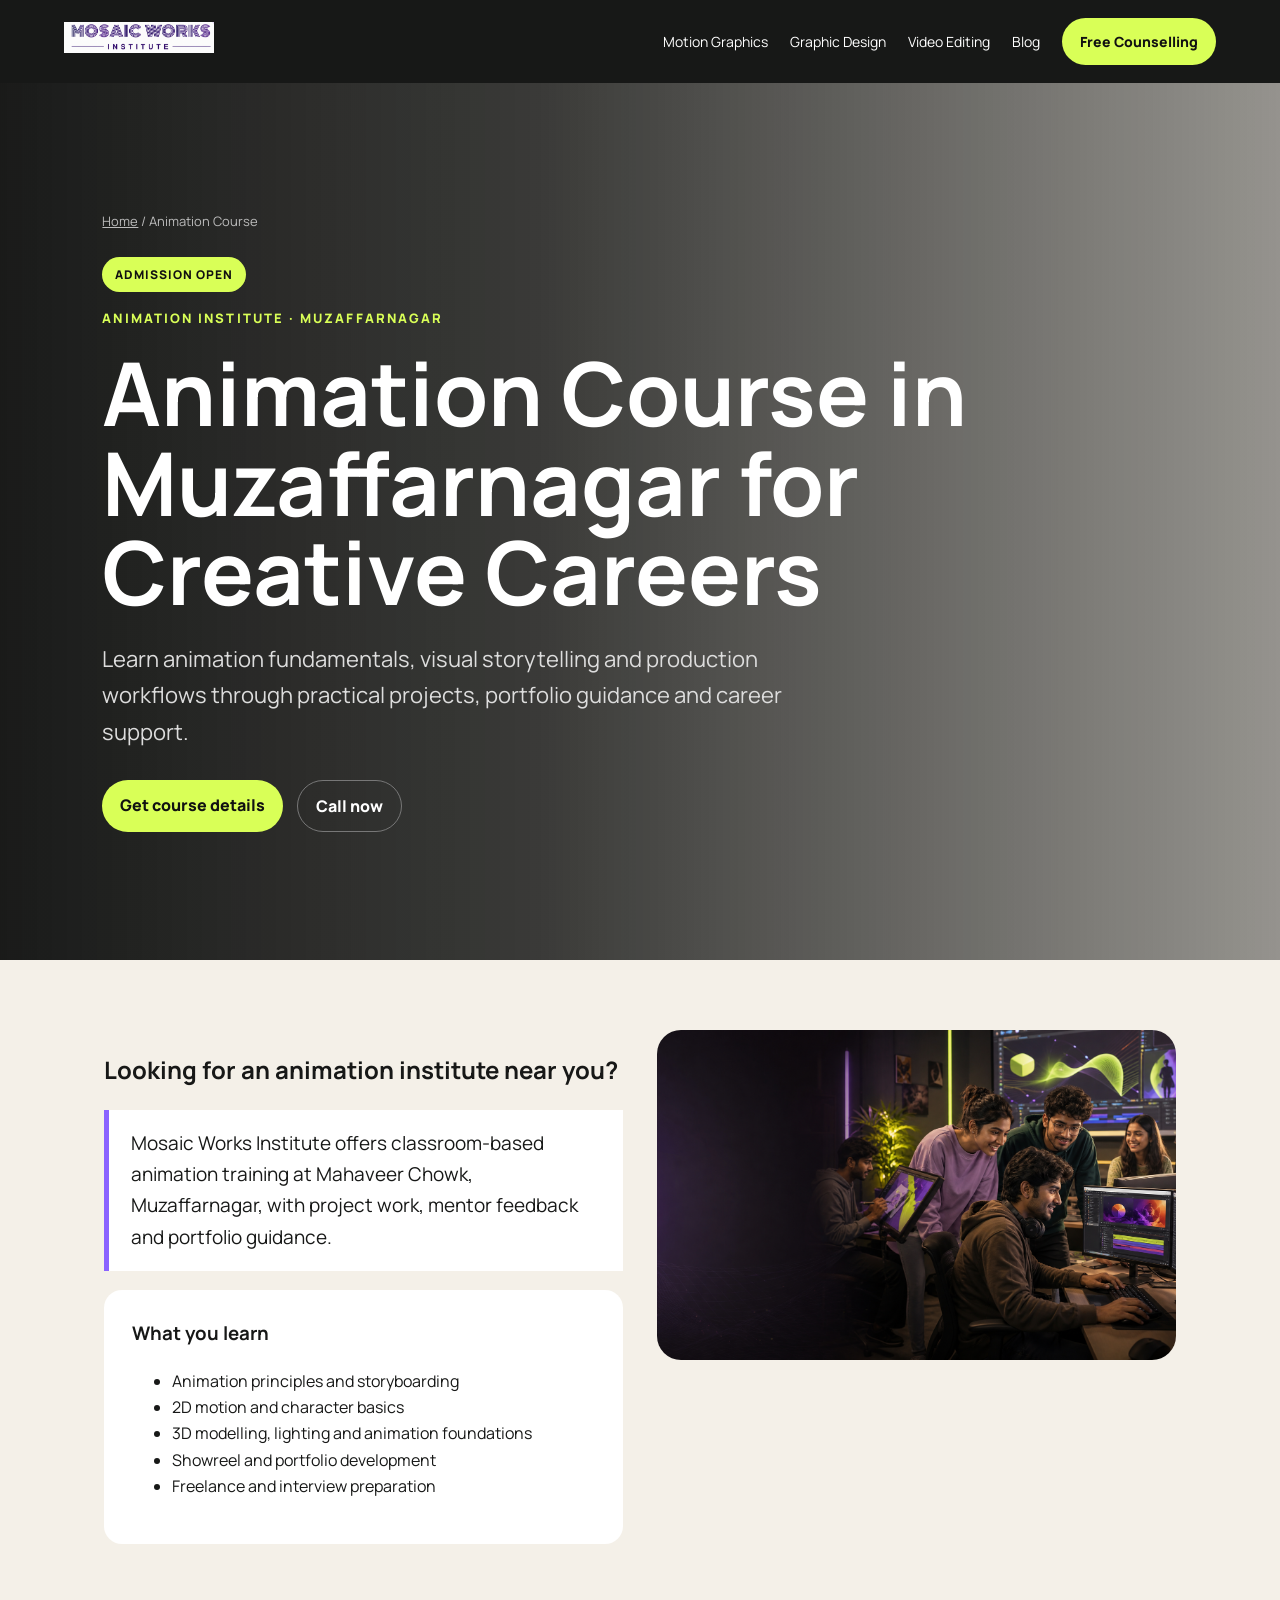
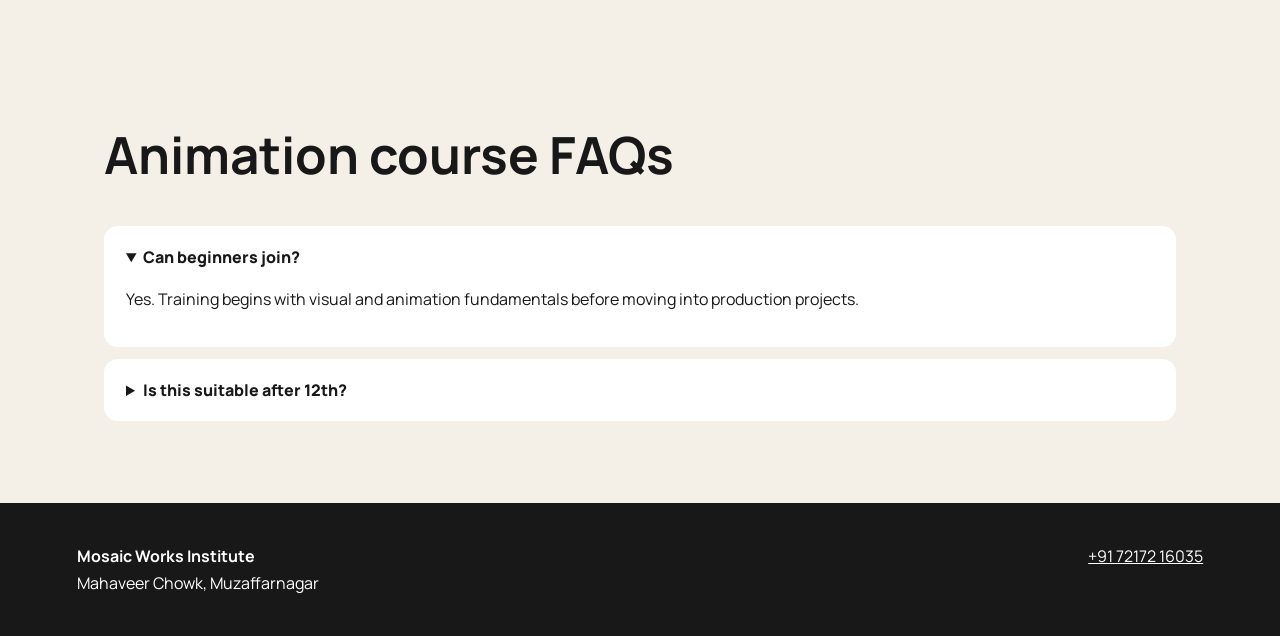
<file: animation-course-muzaffarnagar.html>
<!doctype html><html lang="en"><head><meta charset="utf-8"><meta name="viewport" content="width=device-width,initial-scale=1"><title>Animation Institute in Muzaffarnagar | Animation Course | Mosaic Works</title><meta name="description" content="Animation Course in Muzaffarnagar at Mosaic Works Institute with 2D animation, 3D basics, storyboarding, showreel projects, portfolio guidance and career support."><meta name="robots" content="index,follow,max-image-preview:large,max-video-preview:-1"><link rel="canonical" href="https://mosaicworksinstitute.in/animation-course-muzaffarnagar.html"><script type="application/ld+json">{"@context":"https://schema.org","@graph":[{"@type":"Course","@id":"https://mosaicworksinstitute.in/animation-course-muzaffarnagar.html#course","name":"Animation Course in Muzaffarnagar","description":"Classroom-based animation training in Muzaffarnagar covering animation fundamentals, 2D animation, 3D basics, storyboarding, showreel projects and portfolio guidance.","url":"https://mosaicworksinstitute.in/animation-course-muzaffarnagar.html","provider":{"@type":"EducationalOrganization","name":"Mosaic Works Institute","url":"https://mosaicworksinstitute.in/","telephone":"+917217216035","address":{"@type":"PostalAddress","streetAddress":"Shop No. 16, Second Floor, Agarwal Market, Mahaveer Chowk, South Civil Lines","addressLocality":"Muzaffarnagar","addressRegion":"Uttar Pradesh","postalCode":"251001","addressCountry":"IN"}}},{"@type":"BreadcrumbList","@id":"https://mosaicworksinstitute.in/animation-course-muzaffarnagar.html#breadcrumb","itemListElement":[{"@type":"ListItem","position":1,"name":"Home","item":"https://mosaicworksinstitute.in/"},{"@type":"ListItem","position":2,"name":"Animation Course","item":"https://mosaicworksinstitute.in/animation-course-muzaffarnagar.html"}]}]}</script><link rel="stylesheet" href="https://fonts.googleapis.com/css2?family=Manrope:wght@400;600;800&display=swap"><link rel="stylesheet" href="seo-pages.css?v=20260626-drive-media"><link rel="icon" href="/favicon.ico" sizes="any"><link rel="icon" type="image/png" sizes="48x48" href="/icon-48.png"><link rel="icon" type="image/png" sizes="192x192" href="/icon-192.png"><link rel="apple-touch-icon" href="/apple-touch-icon.png"></head><body data-course-page="animation"><header class="seo-header"><a href="/"><img src="assets/mosaic-works-logo.png" alt="Mosaic Works Institute"></a><nav class="seo-nav"><a href="motion-graphics-course-muzaffarnagar.html">Motion Graphics</a><a href="graphic-design-course-muzaffarnagar.html">Graphic Design</a><a href="video-editing-course-muzaffarnagar.html">Video Editing</a><a href="blog/">Blog</a><a class="cta" href="/#contact">Free Counselling</a></nav></header><main><section class="seo-hero animation"><div class="breadcrumbs"><a href="/">Home</a> / Animation Course</div><span class="status-pill" id="courseStatus">Admission Open</span><div class="eyebrow" id="courseEyebrow">Animation Institute &middot; Muzaffarnagar</div><h1 id="courseTitle">Animation Course in Muzaffarnagar for Creative Careers</h1><p id="courseDescription">Learn animation fundamentals, visual storytelling and production workflows through practical projects, portfolio guidance and career support.</p><div class="actions"><a class="btn" href="https://wa.me/917217216035?text=Hi%2C%20I%20want%20Animation%20course%20details">Get course details</a><a class="btn alt" href="tel:+917217216035">Call now</a></div></section><section class="wrap course-layout"><div><h2 id="courseIntroTitle">Looking for an animation institute near you?</h2><p class="answer" id="courseIntro">Mosaic Works Institute offers classroom-based animation training at Mahaveer Chowk, Muzaffarnagar, with project work, mentor feedback and portfolio guidance.</p><div class="card"><h3>What you learn</h3><ul id="courseTopics"></ul></div></div><div class="course-media" id="courseMedia"></div></section><section class="wrap faq"><h2>Animation course FAQs</h2><details open><summary>Can beginners join?</summary><p>Yes. Training begins with visual and animation fundamentals before moving into production projects.</p></details><details><summary>Is this suitable after 12th?</summary><p>Yes. Students after 12th can learn animation as a portfolio-led creative career skill.</p></details></section></main><footer class="seo-footer"><div><strong>Mosaic Works Institute</strong><br>Mahaveer Chowk, Muzaffarnagar</div><div><a href="tel:+917217216035">+91 72172 16035</a></div></footer><script src="site-data.js?v=20260626-speed"></script><script src="course-page.js?v=20260626-drive-media"></script></body></html>
</file>
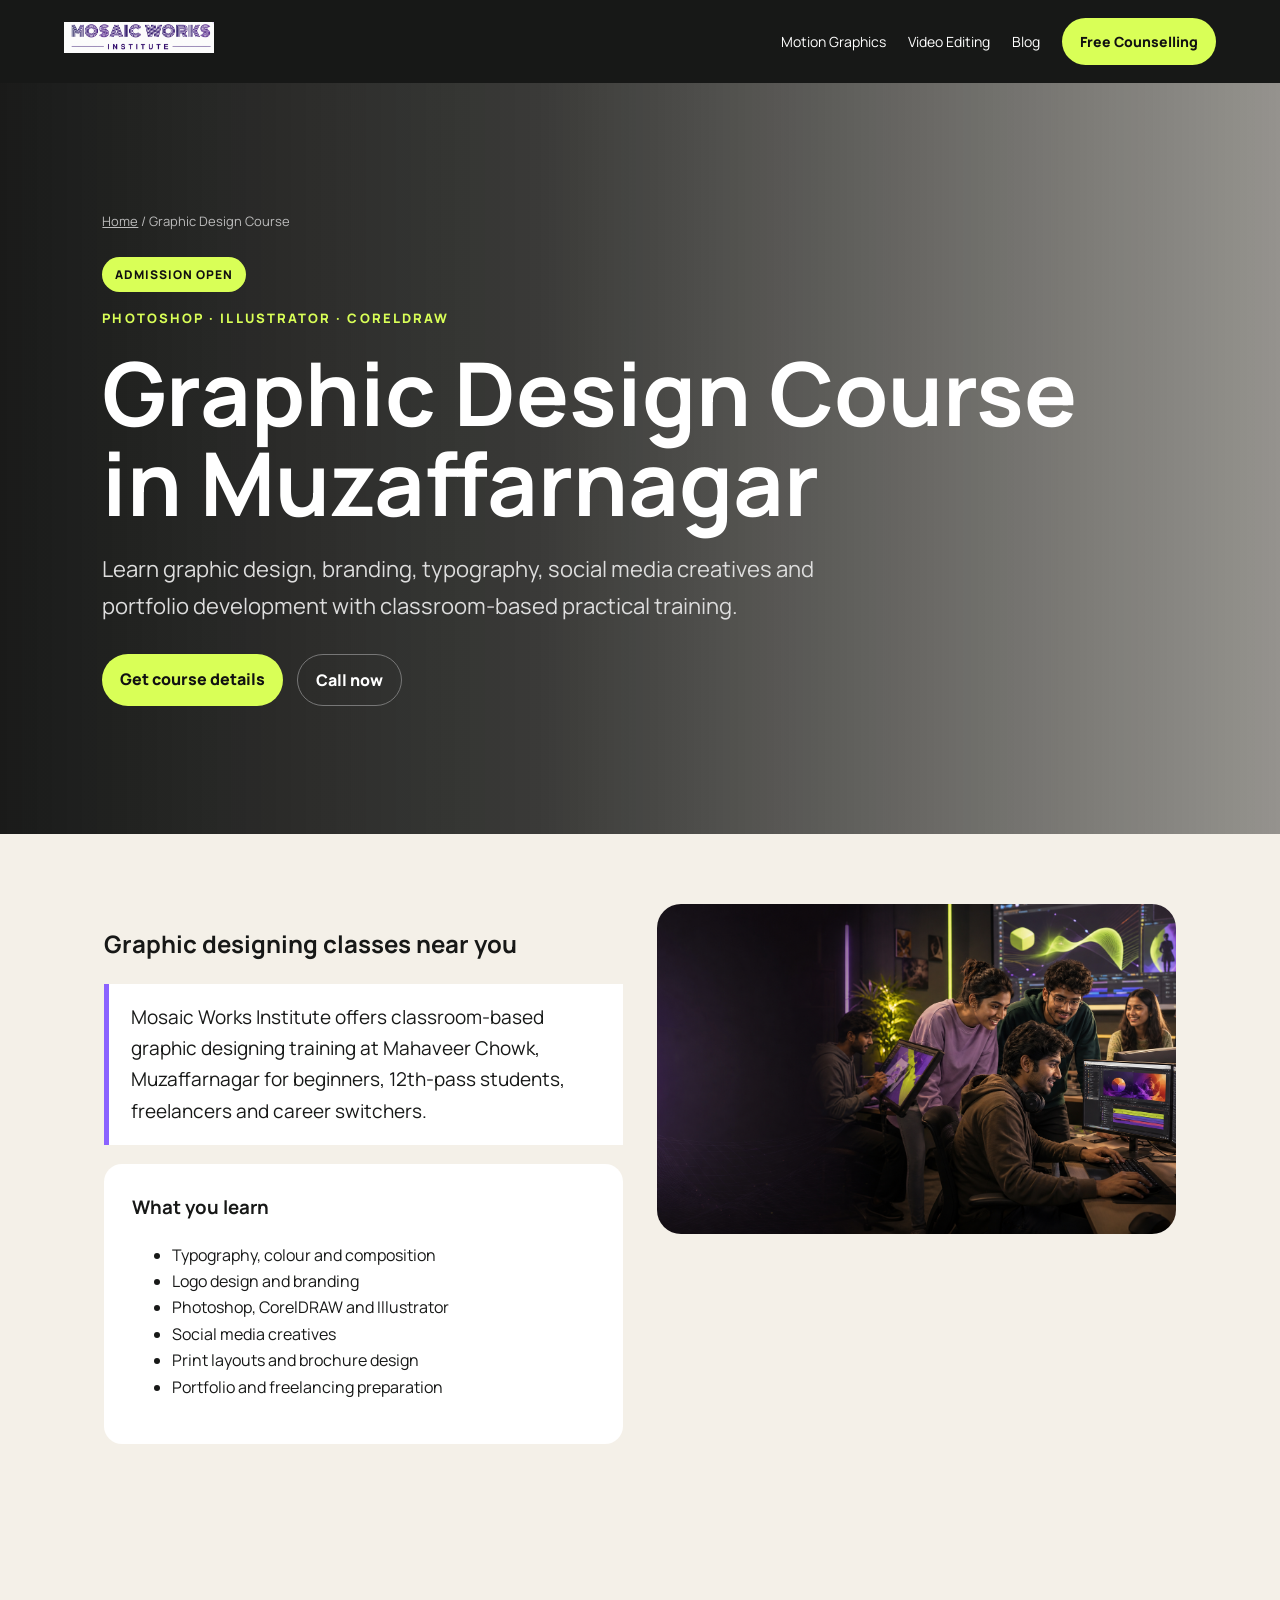
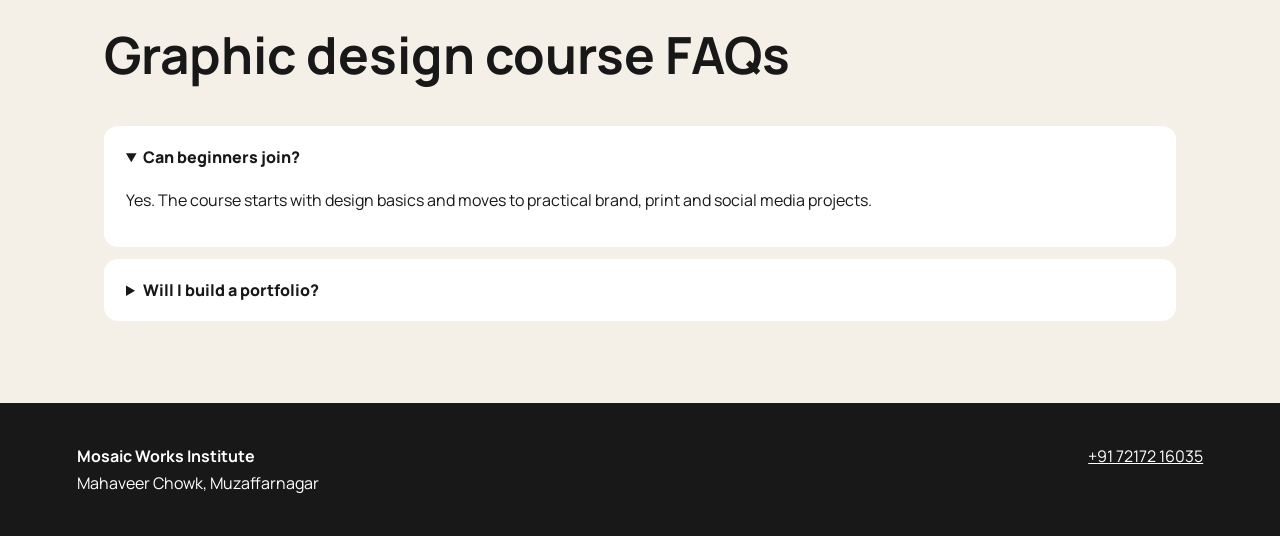
<file: graphic-design-course-muzaffarnagar.html>
﻿<!doctype html><html lang="en"><head><meta charset="utf-8"><meta name="viewport" content="width=device-width,initial-scale=1"><title>Graphic Design Course in Muzaffarnagar | Mosaic Works Institute</title><meta name="description" content="Graphic Design Course in Muzaffarnagar at Mosaic Works Institute with Photoshop, Illustrator, CorelDRAW, branding and portfolio training."><meta name="robots" content="index,follow,max-image-preview:large,max-video-preview:-1"><link rel="canonical" href="https://mosaicworksinstitute.in/graphic-design-course-muzaffarnagar.html"><script type="application/ld+json">{"@context":"https://schema.org","@graph":[{"@type":"Course","@id":"https://mosaicworksinstitute.in/graphic-design-course-muzaffarnagar.html#course","name":"Graphic Design Course in Muzaffarnagar","description":"Classroom-based graphic design training in Muzaffarnagar covering Photoshop, Illustrator, CorelDRAW, Canva, branding, typography, social media creatives and portfolio development.","url":"https://mosaicworksinstitute.in/graphic-design-course-muzaffarnagar.html","provider":{"@type":"EducationalOrganization","name":"Mosaic Works Institute","url":"https://mosaicworksinstitute.in/","telephone":"+917217216035","address":{"@type":"PostalAddress","streetAddress":"Shop No. 16, Second Floor, Agarwal Market, Mahaveer Chowk, South Civil Lines","addressLocality":"Muzaffarnagar","addressRegion":"Uttar Pradesh","postalCode":"251001","addressCountry":"IN"}}},{"@type":"BreadcrumbList","@id":"https://mosaicworksinstitute.in/graphic-design-course-muzaffarnagar.html#breadcrumb","itemListElement":[{"@type":"ListItem","position":1,"name":"Home","item":"https://mosaicworksinstitute.in/"},{"@type":"ListItem","position":2,"name":"Graphic Design Course","item":"https://mosaicworksinstitute.in/graphic-design-course-muzaffarnagar.html"}]}]}</script><link rel="stylesheet" href="https://fonts.googleapis.com/css2?family=Manrope:wght@400;600;800&display=swap"><link rel="stylesheet" href="seo-pages.css?v=20260626-drive-media"><link rel="icon" href="/favicon.ico" sizes="any"><link rel="icon" type="image/png" sizes="48x48" href="/icon-48.png"><link rel="icon" type="image/png" sizes="192x192" href="/icon-192.png"><link rel="apple-touch-icon" href="/apple-touch-icon.png"></head><body data-course-page="graphic"><header class="seo-header"><a href="/"><img src="assets/mosaic-works-logo.png" alt="Mosaic Works Institute"></a><nav class="seo-nav"><a href="motion-graphics-course-muzaffarnagar.html">Motion Graphics</a><a href="video-editing-course-muzaffarnagar.html">Video Editing</a><a href="blog/">Blog</a><a class="cta" href="/#contact">Free Counselling</a></nav></header><main><section class="seo-hero motion"><div class="breadcrumbs"><a href="/">Home</a> / Graphic Design Course</div><span class="status-pill" id="courseStatus">Admission Open</span><div class="eyebrow" id="courseEyebrow">Photoshop &middot; Illustrator &middot; CorelDRAW</div><h1 id="courseTitle">Graphic Design Course in Muzaffarnagar</h1><p id="courseDescription">Learn graphic design, branding, typography, social media creatives and portfolio development with classroom-based practical training.</p><div class="actions"><a class="btn" href="https://wa.me/917217216035?text=Hi%2C%20I%20want%20Graphic%20Design%20course%20details">Get course details</a><a class="btn alt" href="tel:+917217216035">Call now</a></div></section><section class="wrap course-layout"><div><h2 id="courseIntroTitle">Graphic designing classes near you</h2><p class="answer" id="courseIntro">Mosaic Works Institute offers classroom-based graphic designing training at Mahaveer Chowk, Muzaffarnagar for beginners, 12th-pass students, freelancers and career switchers.</p><div class="card"><h3>What you learn</h3><ul id="courseTopics"></ul></div></div><div class="course-media" id="courseMedia"></div></section><section class="wrap faq"><h2>Graphic design course FAQs</h2><details open><summary>Can beginners join?</summary><p>Yes. The course starts with design basics and moves to practical brand, print and social media projects.</p></details><details><summary>Will I build a portfolio?</summary><p>Yes. Portfolio development is part of the training so students can show practical work for freelancing and jobs.</p></details></section></main><footer class="seo-footer"><div><strong>Mosaic Works Institute</strong><br>Mahaveer Chowk, Muzaffarnagar</div><div><a href="tel:+917217216035">+91 72172 16035</a></div></footer><script src="site-data.js?v=20260626-speed"></script><script src="course-page.js?v=20260626-drive-media"></script></body></html>
</file>
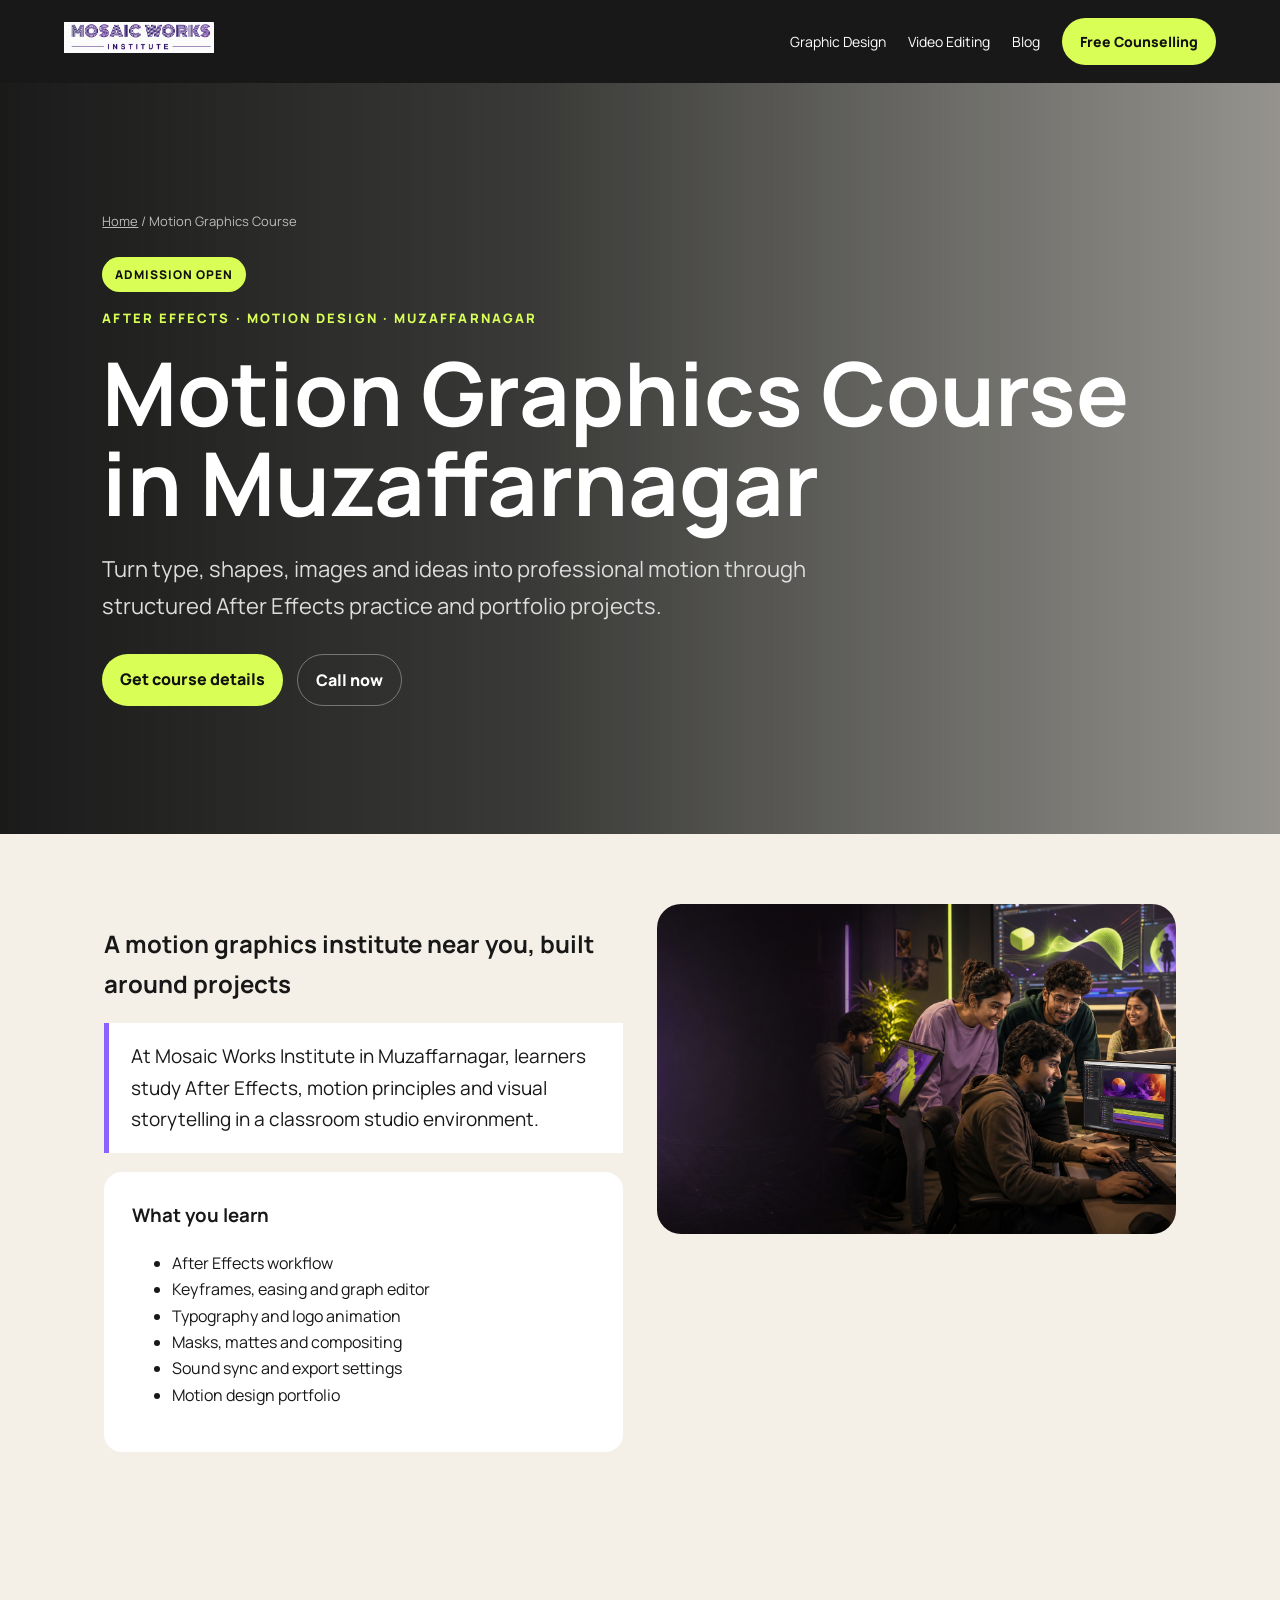
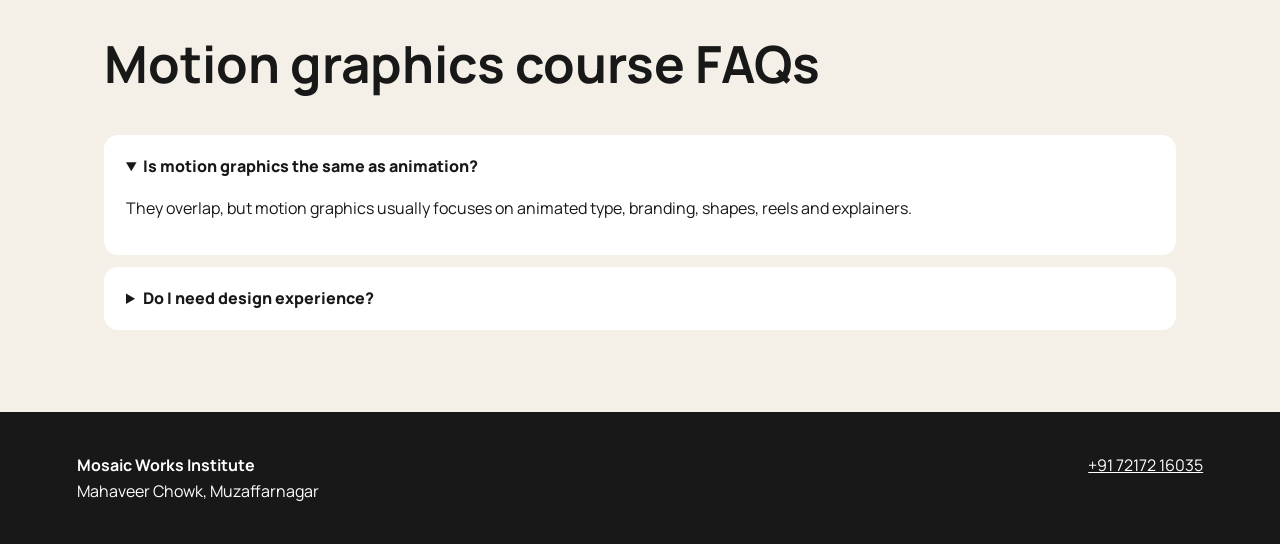
<file: motion-graphics-course-muzaffarnagar.html>
﻿<!doctype html><html lang="en"><head><meta charset="utf-8"><meta name="viewport" content="width=device-width,initial-scale=1"><title>Motion Graphics Course in Muzaffarnagar | Mosaic Works Institute</title><meta name="description" content="Motion Graphics and After Effects Course in Muzaffarnagar at Mosaic Works Institute with practical portfolio projects."><meta name="robots" content="index,follow,max-image-preview:large,max-video-preview:-1"><link rel="canonical" href="https://mosaicworksinstitute.in/motion-graphics-course-muzaffarnagar.html"><script type="application/ld+json">{"@context":"https://schema.org","@graph":[{"@type":"Course","@id":"https://mosaicworksinstitute.in/motion-graphics-course-muzaffarnagar.html#course","name":"Motion Graphics Course in Muzaffarnagar","description":"Classroom-based motion graphics and After Effects training in Muzaffarnagar covering motion design, animated type, reels, explainers, visual storytelling and portfolio projects.","url":"https://mosaicworksinstitute.in/motion-graphics-course-muzaffarnagar.html","provider":{"@type":"EducationalOrganization","name":"Mosaic Works Institute","url":"https://mosaicworksinstitute.in/","telephone":"+917217216035","address":{"@type":"PostalAddress","streetAddress":"Shop No. 16, Second Floor, Agarwal Market, Mahaveer Chowk, South Civil Lines","addressLocality":"Muzaffarnagar","addressRegion":"Uttar Pradesh","postalCode":"251001","addressCountry":"IN"}}},{"@type":"BreadcrumbList","@id":"https://mosaicworksinstitute.in/motion-graphics-course-muzaffarnagar.html#breadcrumb","itemListElement":[{"@type":"ListItem","position":1,"name":"Home","item":"https://mosaicworksinstitute.in/"},{"@type":"ListItem","position":2,"name":"Motion Graphics Course","item":"https://mosaicworksinstitute.in/motion-graphics-course-muzaffarnagar.html"}]}]}</script><link rel="stylesheet" href="https://fonts.googleapis.com/css2?family=Manrope:wght@400;600;800&display=swap"><link rel="stylesheet" href="seo-pages.css?v=20260626-drive-media"><link rel="icon" href="/favicon.ico" sizes="any"><link rel="icon" type="image/png" sizes="48x48" href="/icon-48.png"><link rel="icon" type="image/png" sizes="192x192" href="/icon-192.png"><link rel="apple-touch-icon" href="/apple-touch-icon.png"></head><body data-course-page="motion"><header class="seo-header"><a href="/"><img src="assets/mosaic-works-logo.png" alt="Mosaic Works Institute"></a><nav class="seo-nav"><a href="graphic-design-course-muzaffarnagar.html">Graphic Design</a><a href="video-editing-course-muzaffarnagar.html">Video Editing</a><a href="blog/">Blog</a><a class="cta" href="/#contact">Free Counselling</a></nav></header><main><section class="seo-hero motion"><div class="breadcrumbs"><a href="/">Home</a> / Motion Graphics Course</div><span class="status-pill" id="courseStatus">Admission Open</span><div class="eyebrow" id="courseEyebrow">After Effects &middot; Motion Design &middot; Muzaffarnagar</div><h1 id="courseTitle">Motion Graphics Course in Muzaffarnagar</h1><p id="courseDescription">Turn type, shapes, images and ideas into professional motion through structured After Effects practice and portfolio projects.</p><div class="actions"><a class="btn" href="https://wa.me/917217216035?text=Hi%2C%20I%20want%20Motion%20Graphics%20course%20details">Get course details</a><a class="btn alt" href="tel:+917217216035">Call now</a></div></section><section class="wrap course-layout"><div><h2 id="courseIntroTitle">A motion graphics institute near you, built around projects</h2><p class="answer" id="courseIntro">At Mosaic Works Institute in Muzaffarnagar, learners study After Effects, motion principles and visual storytelling in a classroom studio environment.</p><div class="card"><h3>What you learn</h3><ul id="courseTopics"></ul></div></div><div class="course-media" id="courseMedia"></div></section><section class="wrap faq"><h2>Motion graphics course FAQs</h2><details open><summary>Is motion graphics the same as animation?</summary><p>They overlap, but motion graphics usually focuses on animated type, branding, shapes, reels and explainers.</p></details><details><summary>Do I need design experience?</summary><p>No. Beginners can start with fundamentals and existing editors/designers can progress faster.</p></details></section></main><footer class="seo-footer"><div><strong>Mosaic Works Institute</strong><br>Mahaveer Chowk, Muzaffarnagar</div><div><a href="tel:+917217216035">+91 72172 16035</a></div></footer><script src="site-data.js?v=20260626-speed"></script><script src="course-page.js?v=20260626-drive-media"></script></body></html>
</file>
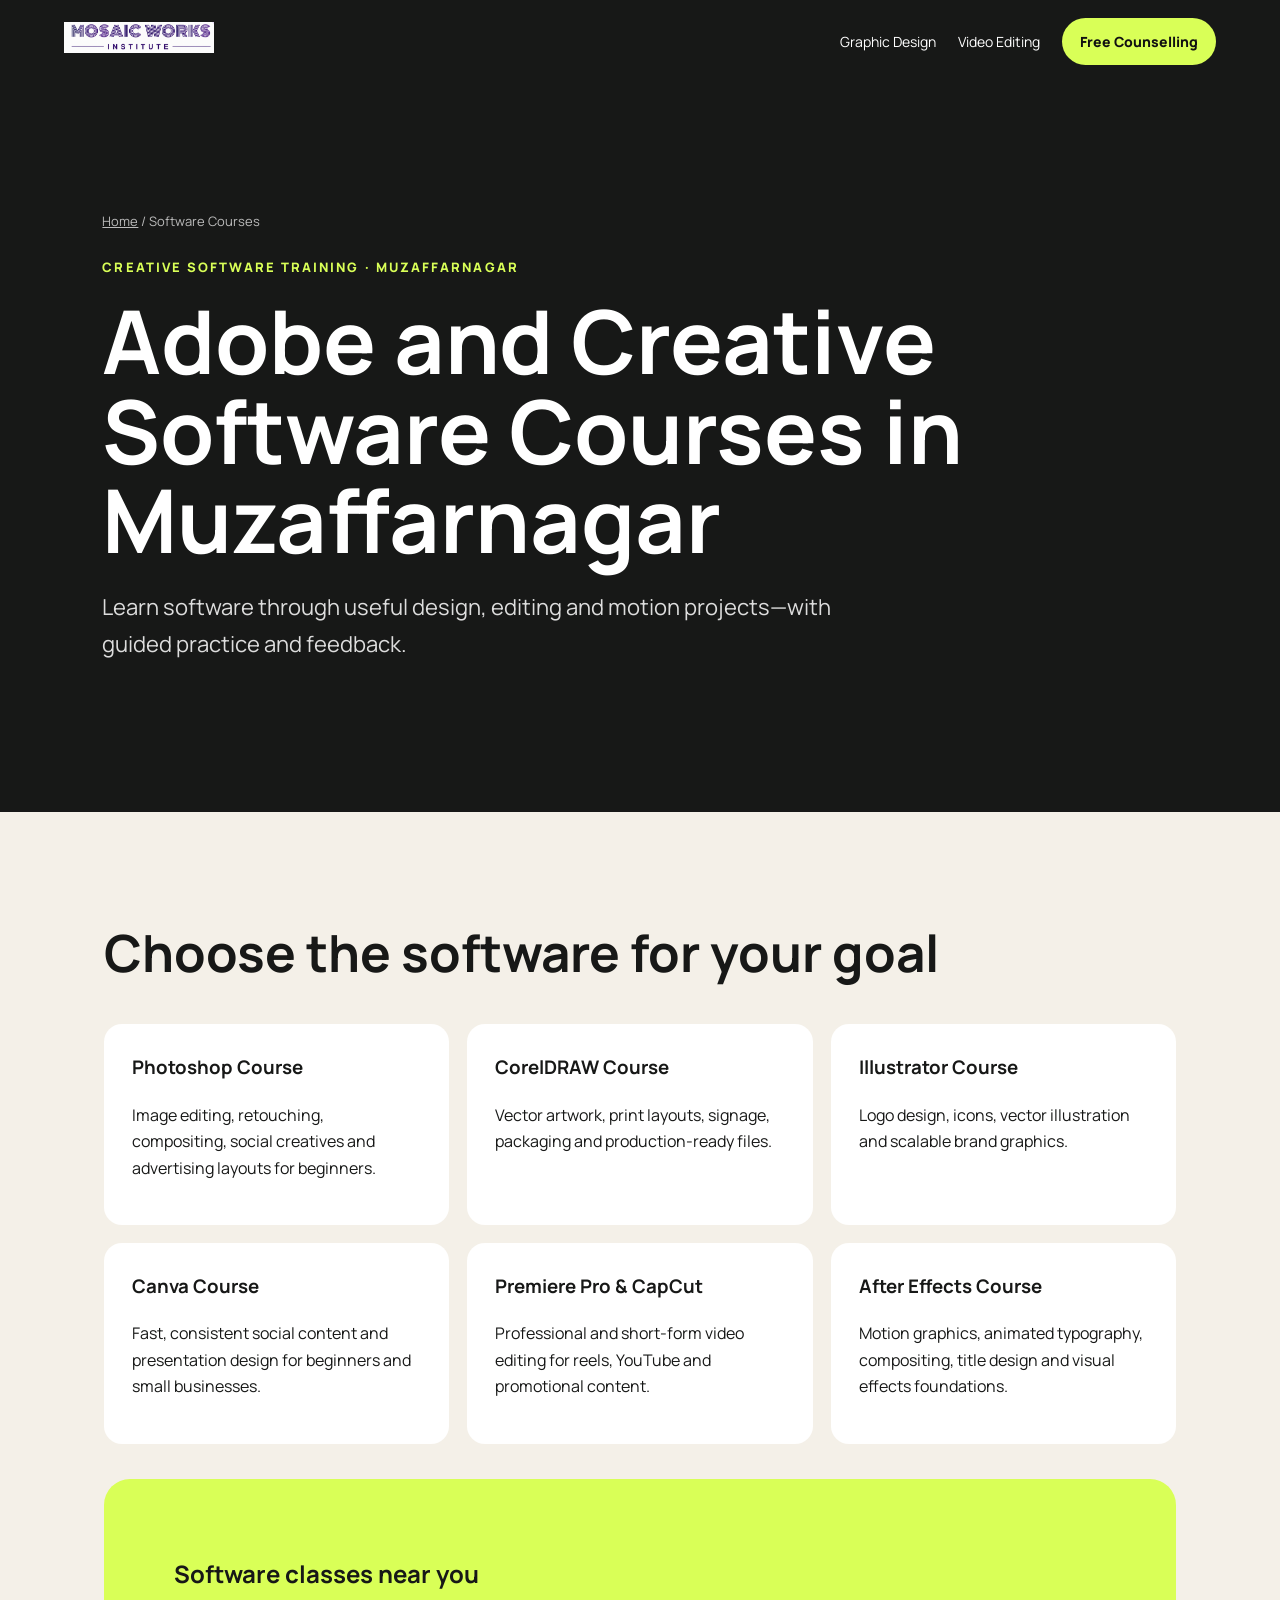
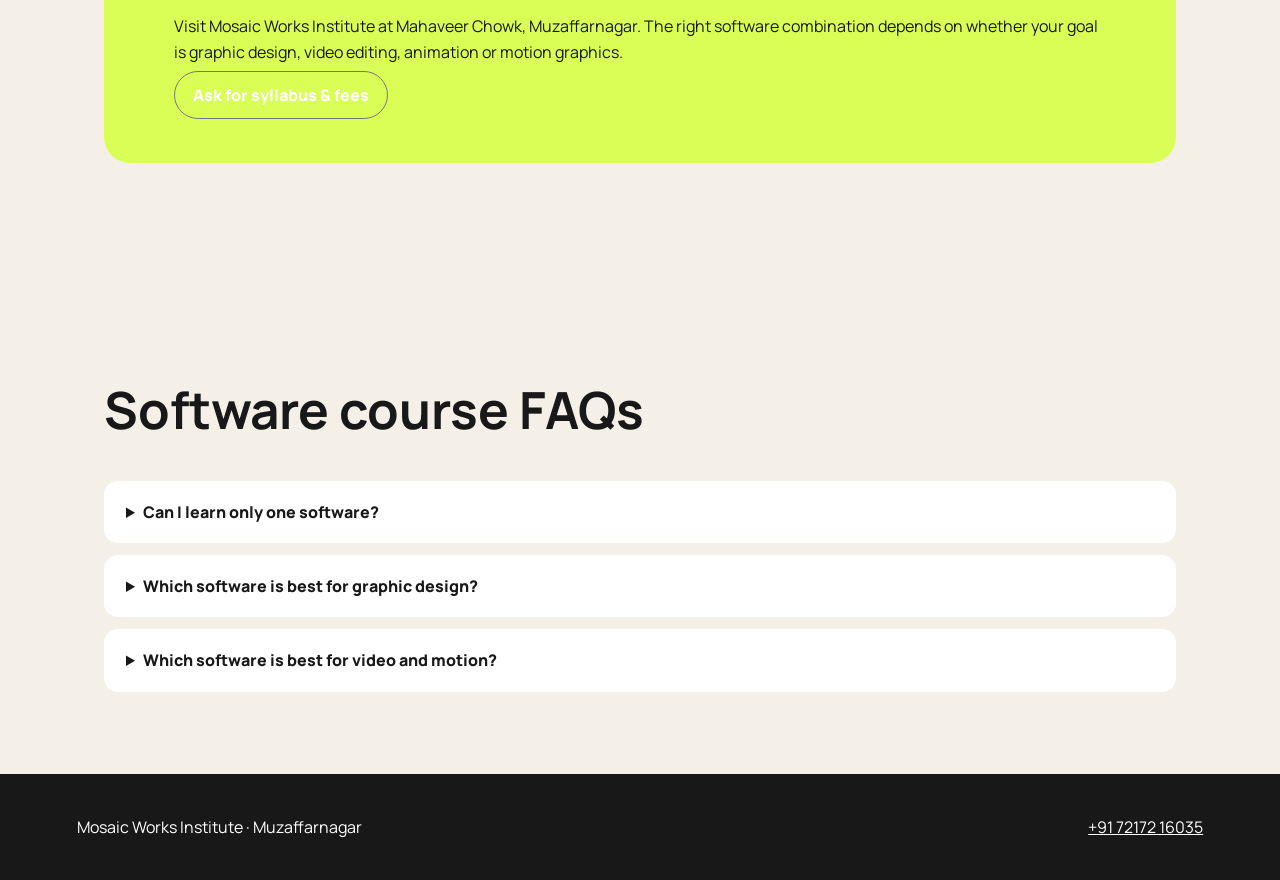
<file: software-courses-muzaffarnagar.html>
<!doctype html><html lang="en"><head><meta charset="utf-8"><meta name="viewport" content="width=device-width,initial-scale=1"><title>Photoshop, CorelDRAW, Premiere Pro & After Effects Courses</title><meta name="description" content="Software courses in Muzaffarnagar: Photoshop, CorelDRAW, Illustrator, Canva, Premiere Pro, After Effects and CapCut classes for beginners."><meta name="robots" content="index,follow"><link rel="canonical" href="https://mosaicworksinstitute.in/software-courses-muzaffarnagar.html"><link rel="stylesheet" href="https://fonts.googleapis.com/css2?family=Manrope:wght@400;600;800&display=swap"><link rel="stylesheet" href="seo-pages.css">  <link rel="icon" href="/favicon.ico" sizes="any">
  <link rel="icon" type="image/png" sizes="48x48" href="/icon-48.png">
  <link rel="icon" type="image/png" sizes="192x192" href="/icon-192.png">
  <link rel="apple-touch-icon" href="/apple-touch-icon.png">
  <link rel="manifest" href="/site.webmanifest">
</head><body><header class="seo-header"><a href="/"><img src="assets/mosaic-works-logo.png" alt="Mosaic Works Institute"></a><nav class="seo-nav"><a href="graphic-design-course-muzaffarnagar.html">Graphic Design</a><a href="video-editing-course-muzaffarnagar.html">Video Editing</a><a class="cta" href="/#contact">Free Counselling</a></nav></header><main><section class="seo-hero"><div class="breadcrumbs"><a href="/">Home</a> / Software Courses</div><div class="eyebrow">Creative Software Training · Muzaffarnagar</div><h1>Adobe and Creative Software Courses in Muzaffarnagar</h1><p>Learn software through useful design, editing and motion projects—with guided practice and feedback.</p></section><section class="wrap"><h2>Choose the software for your goal</h2><div class="card-grid"><article class="card"><h3>Photoshop Course</h3><p>Image editing, retouching, compositing, social creatives and advertising layouts for beginners.</p></article><article class="card"><h3>CorelDRAW Course</h3><p>Vector artwork, print layouts, signage, packaging and production-ready files.</p></article><article class="card"><h3>Illustrator Course</h3><p>Logo design, icons, vector illustration and scalable brand graphics.</p></article><article class="card"><h3>Canva Course</h3><p>Fast, consistent social content and presentation design for beginners and small businesses.</p></article><article class="card"><h3>Premiere Pro & CapCut</h3><p>Professional and short-form video editing for reels, YouTube and promotional content.</p></article><article class="card"><h3>After Effects Course</h3><p>Motion graphics, animated typography, compositing, title design and visual effects foundations.</p></article></div><div class="highlight"><h2>Software classes near you</h2><p>Visit Mosaic Works Institute at Mahaveer Chowk, Muzaffarnagar. The right software combination depends on whether your goal is graphic design, video editing, animation or motion graphics.</p><a class="btn alt" href="https://wa.me/917217216035?text=Hi%2C%20I%20want%20creative%20software%20course%20details">Ask for syllabus & fees</a></div></section><section class="wrap faq"><h2>Software course FAQs</h2><details><summary>Can I learn only one software?</summary><p>Availability depends on the current short-term and full-programme batches. Ask for the latest options.</p></details><details><summary>Which software is best for graphic design?</summary><p>Photoshop, Illustrator or CorelDRAW serve different purposes. A counsellor can recommend a sequence based on your target work.</p></details><details><summary>Which software is best for video and motion?</summary><p>Premiere Pro is commonly used for editing, while After Effects is used for motion graphics and compositing. CapCut can support fast short-form production.</p></details></section></main><footer class="seo-footer"><div>Mosaic Works Institute · Muzaffarnagar</div><a href="tel:+917217216035">+91 72172 16035</a></footer></body></html>
</file>
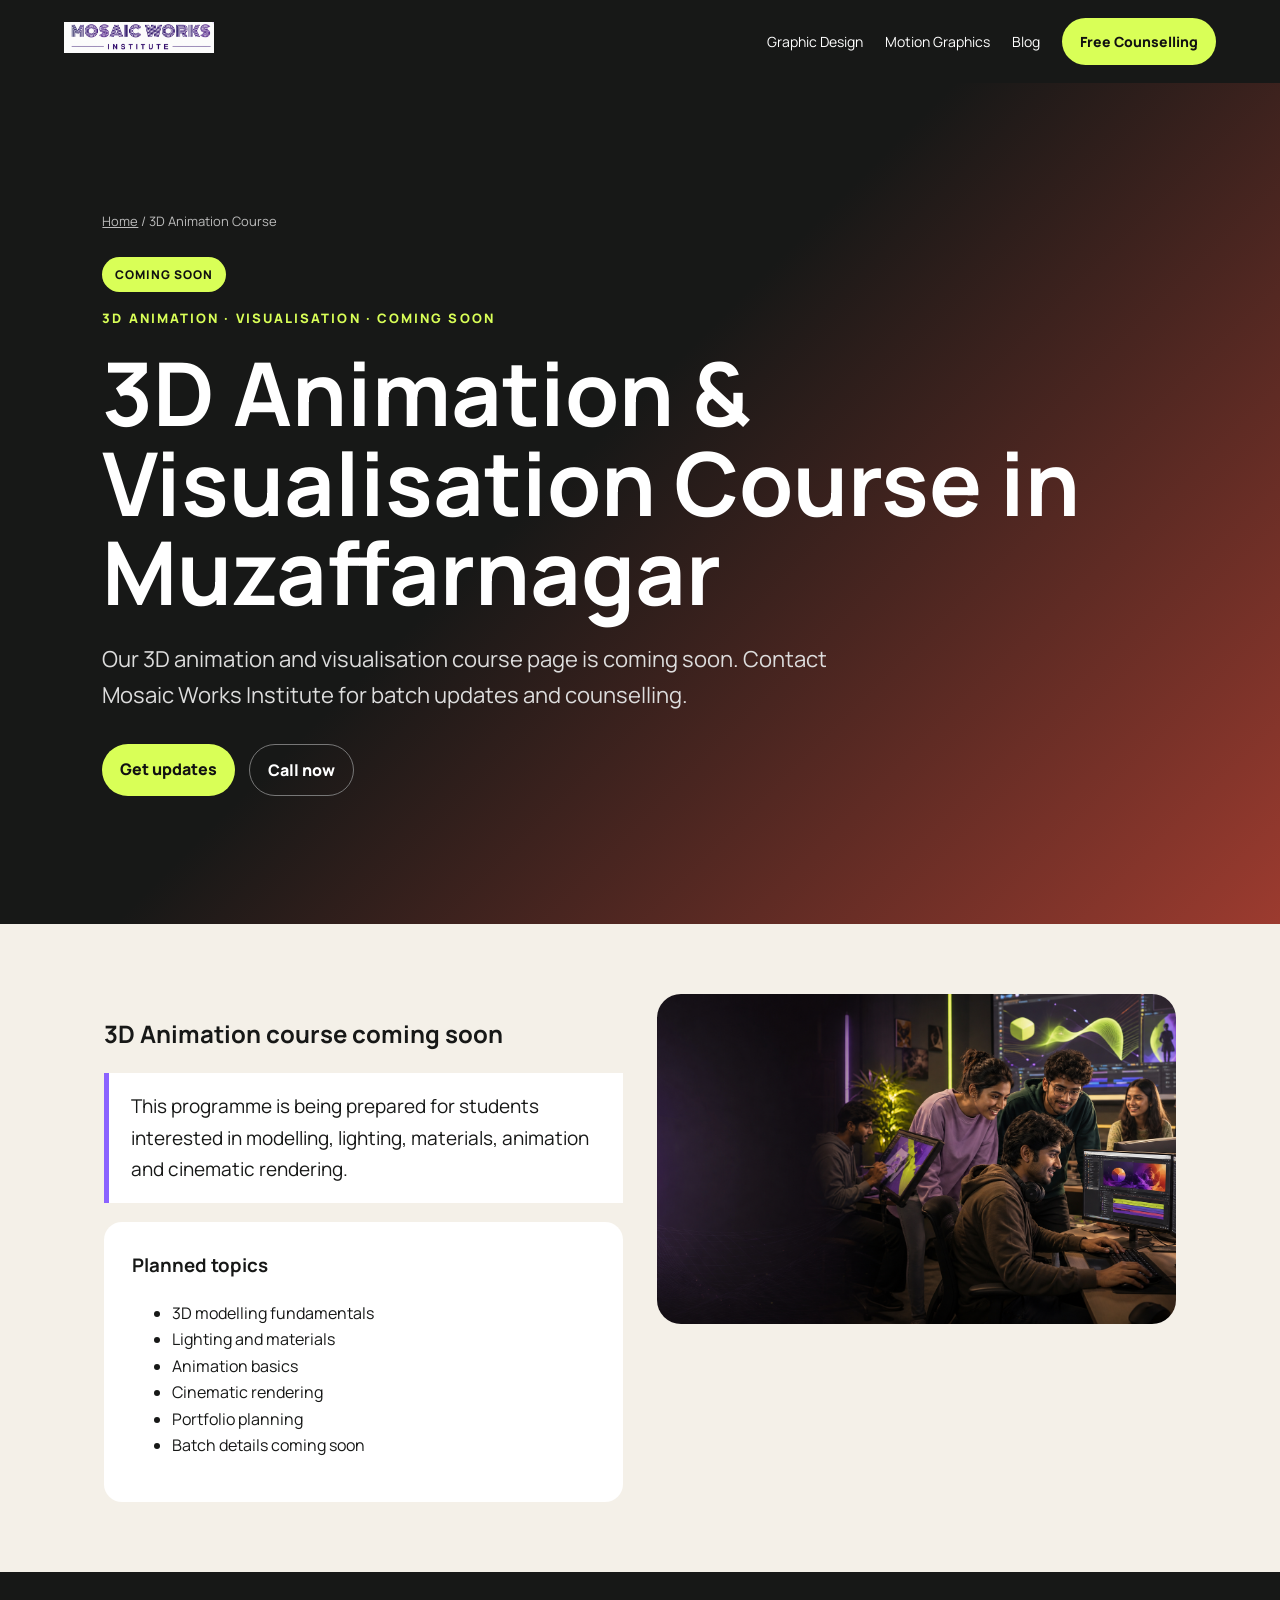
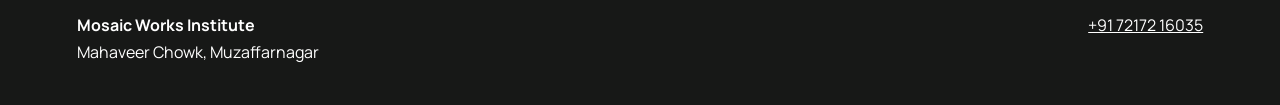
<file: three-d-animation-course-muzaffarnagar.html>
﻿<!doctype html><html lang="en"><head><meta charset="utf-8"><meta name="viewport" content="width=device-width,initial-scale=1"><title>3D Animation Course in Muzaffarnagar | Coming Soon</title><meta name="description" content="3D Animation and Visualisation Course in Muzaffarnagar at Mosaic Works Institute is coming soon. Contact for counselling and batch updates."><meta name="robots" content="index,follow,max-image-preview:large,max-video-preview:-1"><link rel="canonical" href="https://mosaicworksinstitute.in/three-d-animation-course-muzaffarnagar.html"><script type="application/ld+json">{"@context":"https://schema.org","@graph":[{"@type":"Course","@id":"https://mosaicworksinstitute.in/three-d-animation-course-muzaffarnagar.html#course","name":"3D Animation Course in Muzaffarnagar","description":"3D animation and visualisation course information in Muzaffarnagar covering modelling, lighting, materials, animation basics, cinematic rendering and portfolio planning.","url":"https://mosaicworksinstitute.in/three-d-animation-course-muzaffarnagar.html","provider":{"@type":"EducationalOrganization","name":"Mosaic Works Institute","url":"https://mosaicworksinstitute.in/","telephone":"+917217216035","address":{"@type":"PostalAddress","streetAddress":"Shop No. 16, Second Floor, Agarwal Market, Mahaveer Chowk, South Civil Lines","addressLocality":"Muzaffarnagar","addressRegion":"Uttar Pradesh","postalCode":"251001","addressCountry":"IN"}}},{"@type":"BreadcrumbList","@id":"https://mosaicworksinstitute.in/three-d-animation-course-muzaffarnagar.html#breadcrumb","itemListElement":[{"@type":"ListItem","position":1,"name":"Home","item":"https://mosaicworksinstitute.in/"},{"@type":"ListItem","position":2,"name":"3D Animation Course","item":"https://mosaicworksinstitute.in/three-d-animation-course-muzaffarnagar.html"}]}]}</script><link rel="stylesheet" href="https://fonts.googleapis.com/css2?family=Manrope:wght@400;600;800&display=swap"><link rel="stylesheet" href="seo-pages.css?v=20260626-drive-media"><link rel="icon" href="/favicon.ico" sizes="any"><link rel="icon" type="image/png" sizes="48x48" href="/icon-48.png"><link rel="icon" type="image/png" sizes="192x192" href="/icon-192.png"><link rel="apple-touch-icon" href="/apple-touch-icon.png"></head><body data-course-page="animation3d"><header class="seo-header"><a href="/"><img src="assets/mosaic-works-logo.png" alt="Mosaic Works Institute"></a><nav class="seo-nav"><a href="graphic-design-course-muzaffarnagar.html">Graphic Design</a><a href="motion-graphics-course-muzaffarnagar.html">Motion Graphics</a><a href="blog/">Blog</a><a class="cta" href="/#contact">Free Counselling</a></nav></header><main><section class="seo-hero animation"><div class="breadcrumbs"><a href="/">Home</a> / 3D Animation Course</div><span class="status-pill" id="courseStatus">Coming Soon</span><div class="eyebrow" id="courseEyebrow">3D Animation &middot; Visualisation &middot; Coming Soon</div><h1 id="courseTitle">3D Animation & Visualisation Course in Muzaffarnagar</h1><p id="courseDescription">Our 3D animation and visualisation course page is coming soon. Contact Mosaic Works Institute for batch updates and counselling.</p><div class="actions"><a class="btn" href="https://wa.me/917217216035?text=Hi%2C%20I%20want%203D%20Animation%20course%20updates">Get updates</a><a class="btn alt" href="tel:+917217216035">Call now</a></div></section><section class="wrap course-layout"><div><h2 id="courseIntroTitle">3D Animation course coming soon</h2><p class="answer" id="courseIntro">This programme is being prepared for students interested in modelling, lighting, materials, animation and cinematic rendering.</p><div class="card"><h3>Planned topics</h3><ul id="courseTopics"></ul></div></div><div class="course-media" id="courseMedia"></div></section></main><footer class="seo-footer"><div><strong>Mosaic Works Institute</strong><br>Mahaveer Chowk, Muzaffarnagar</div><div><a href="tel:+917217216035">+91 72172 16035</a></div></footer><script src="site-data.js?v=20260626-speed"></script><script src="course-page.js?v=20260626-drive-media"></script></body></html>
</file>
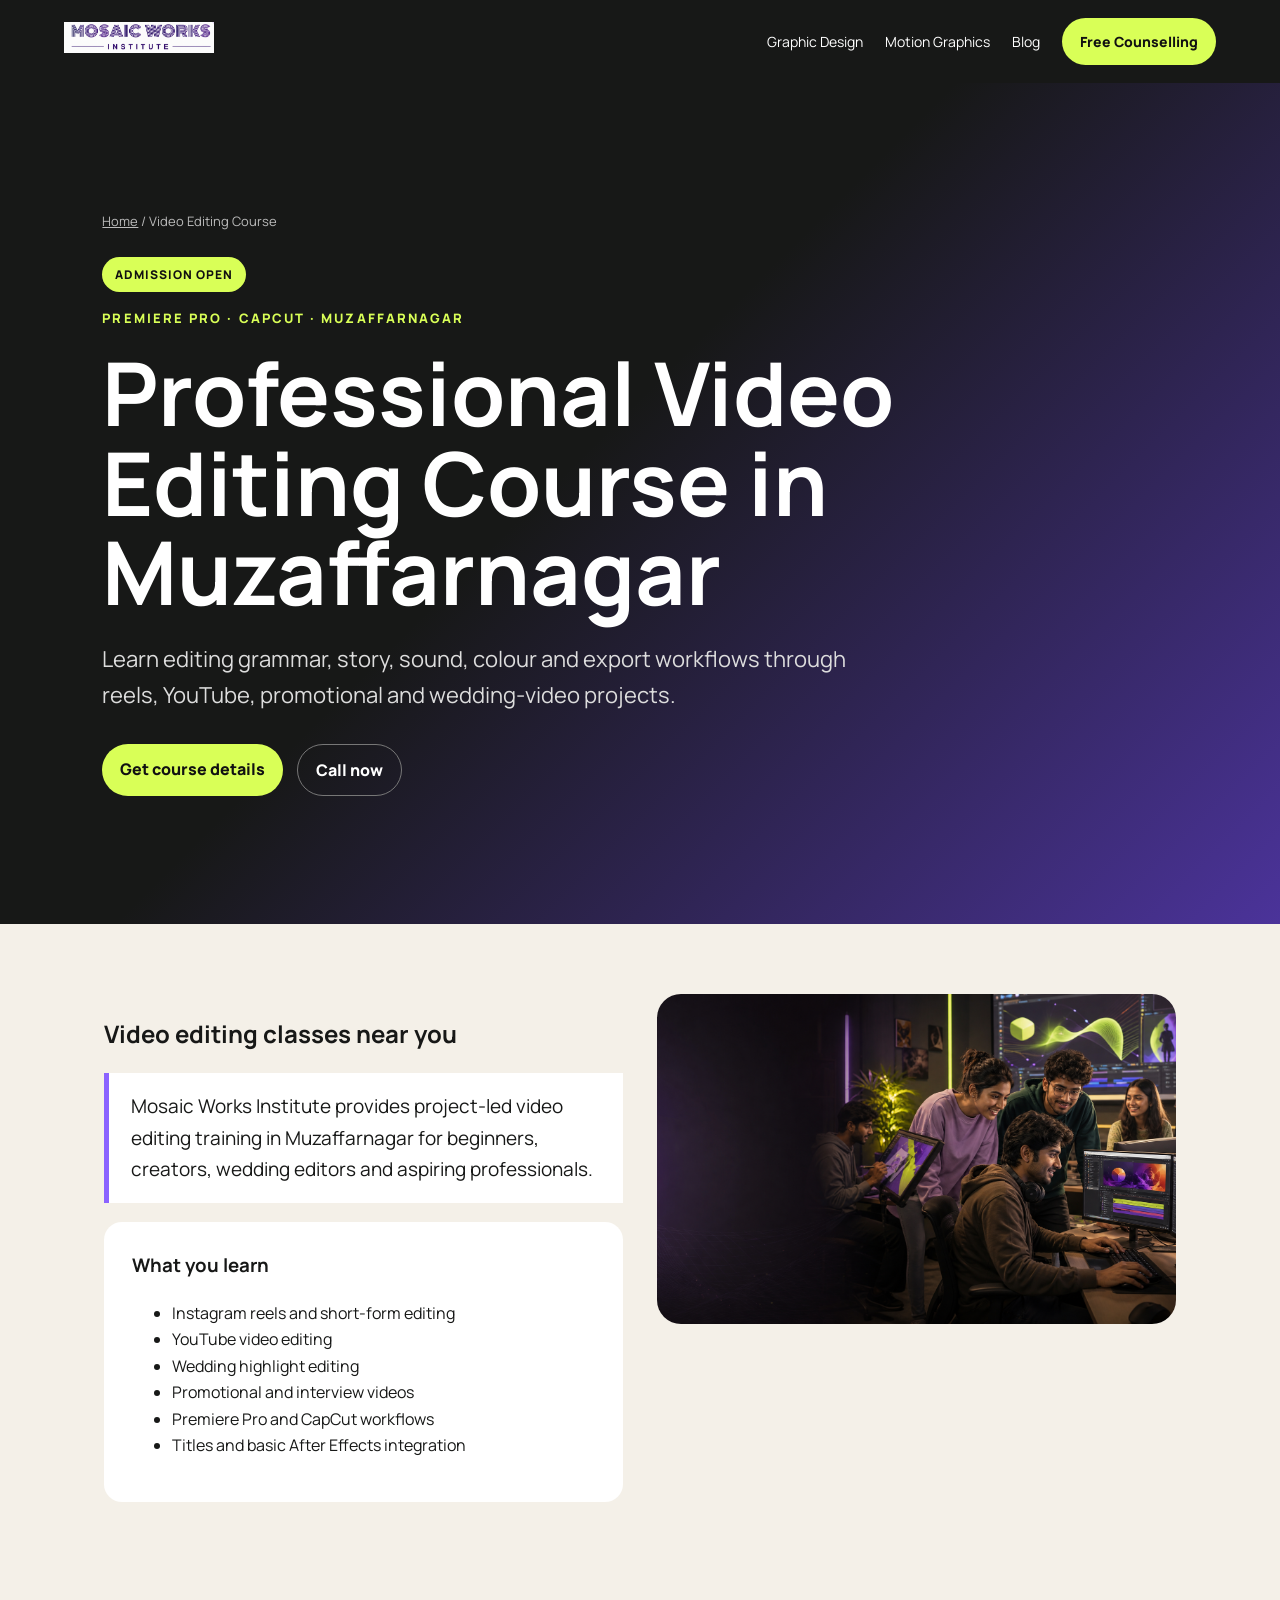
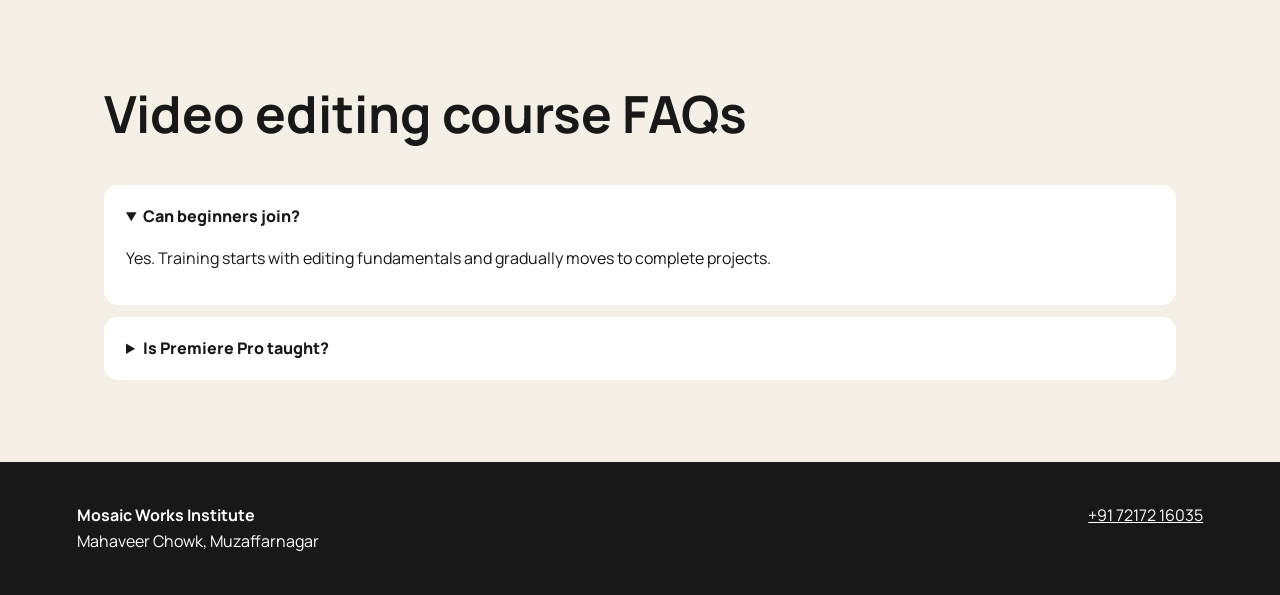
<file: video-editing-course-muzaffarnagar.html>
﻿<!doctype html><html lang="en"><head><meta charset="utf-8"><meta name="viewport" content="width=device-width,initial-scale=1"><title>Video Editing Course in Muzaffarnagar | Mosaic Works Institute</title><meta name="description" content="Video Editing Course in Muzaffarnagar: Premiere Pro, CapCut, reels, YouTube and wedding editing with practical projects."><meta name="robots" content="index,follow,max-image-preview:large,max-video-preview:-1"><link rel="canonical" href="https://mosaicworksinstitute.in/video-editing-course-muzaffarnagar.html"><script type="application/ld+json">{"@context":"https://schema.org","@graph":[{"@type":"Course","@id":"https://mosaicworksinstitute.in/video-editing-course-muzaffarnagar.html#course","name":"Video Editing Course in Muzaffarnagar","description":"Classroom-based video editing training in Muzaffarnagar covering Premiere Pro, CapCut, reels, YouTube editing, wedding video editing, sound, colour and export workflows.","url":"https://mosaicworksinstitute.in/video-editing-course-muzaffarnagar.html","provider":{"@type":"EducationalOrganization","name":"Mosaic Works Institute","url":"https://mosaicworksinstitute.in/","telephone":"+917217216035","address":{"@type":"PostalAddress","streetAddress":"Shop No. 16, Second Floor, Agarwal Market, Mahaveer Chowk, South Civil Lines","addressLocality":"Muzaffarnagar","addressRegion":"Uttar Pradesh","postalCode":"251001","addressCountry":"IN"}}},{"@type":"BreadcrumbList","@id":"https://mosaicworksinstitute.in/video-editing-course-muzaffarnagar.html#breadcrumb","itemListElement":[{"@type":"ListItem","position":1,"name":"Home","item":"https://mosaicworksinstitute.in/"},{"@type":"ListItem","position":2,"name":"Video Editing Course","item":"https://mosaicworksinstitute.in/video-editing-course-muzaffarnagar.html"}]}]}</script><link rel="stylesheet" href="https://fonts.googleapis.com/css2?family=Manrope:wght@400;600;800&display=swap"><link rel="stylesheet" href="seo-pages.css?v=20260626-drive-media"><link rel="icon" href="/favicon.ico" sizes="any"><link rel="icon" type="image/png" sizes="48x48" href="/icon-48.png"><link rel="icon" type="image/png" sizes="192x192" href="/icon-192.png"><link rel="apple-touch-icon" href="/apple-touch-icon.png"></head><body data-course-page="video"><header class="seo-header"><a href="/"><img src="assets/mosaic-works-logo.png" alt="Mosaic Works Institute"></a><nav class="seo-nav"><a href="graphic-design-course-muzaffarnagar.html">Graphic Design</a><a href="motion-graphics-course-muzaffarnagar.html">Motion Graphics</a><a href="blog/">Blog</a><a class="cta" href="/#contact">Free Counselling</a></nav></header><main><section class="seo-hero motion"><div class="breadcrumbs"><a href="/">Home</a> / Video Editing Course</div><span class="status-pill" id="courseStatus">Admission Open</span><div class="eyebrow" id="courseEyebrow">Premiere Pro &middot; CapCut &middot; Muzaffarnagar</div><h1 id="courseTitle">Professional Video Editing Course in Muzaffarnagar</h1><p id="courseDescription">Learn editing grammar, story, sound, colour and export workflows through reels, YouTube, promotional and wedding-video projects.</p><div class="actions"><a class="btn" href="https://wa.me/917217216035?text=Hi%2C%20I%20want%20Video%20Editing%20course%20details">Get course details</a><a class="btn alt" href="tel:+917217216035">Call now</a></div></section><section class="wrap course-layout"><div><h2 id="courseIntroTitle">Video editing classes near you</h2><p class="answer" id="courseIntro">Mosaic Works Institute provides project-led video editing training in Muzaffarnagar for beginners, creators, wedding editors and aspiring professionals.</p><div class="card"><h3>What you learn</h3><ul id="courseTopics"></ul></div></div><div class="course-media" id="courseMedia"></div></section><section class="wrap faq"><h2>Video editing course FAQs</h2><details open><summary>Can beginners join?</summary><p>Yes. Training starts with editing fundamentals and gradually moves to complete projects.</p></details><details><summary>Is Premiere Pro taught?</summary><p>Premiere Pro is included. CapCut and supporting tools may be used for relevant projects.</p></details></section></main><footer class="seo-footer"><div><strong>Mosaic Works Institute</strong><br>Mahaveer Chowk, Muzaffarnagar</div><div><a href="tel:+917217216035">+91 72172 16035</a></div></footer><script src="site-data.js?v=20260626-speed"></script><script src="course-page.js?v=20260626-drive-media"></script></body></html>
</file>
<file: styles.css>
:root{--ink:#171817;--paper:#f2f0e8;--lime:#c9ff39;--violet:#7a58ff;--coral:#ff7657;--muted:#a4a59f;--line:rgba(23,24,23,.16);--body-font:Manrope;--heading-font:Manrope}
*{box-sizing:border-box}html{scroll-behavior:smooth}body{margin:0;background:var(--paper);color:var(--ink);font-family:var(--body-font),"Noto Sans Devanagari",sans-serif;overflow-x:hidden}h1,h2,h3,blockquote{font-family:var(--heading-font),"Noto Sans Devanagari",sans-serif}a{color:inherit;text-decoration:none}button,input,select{font:inherit}.cursor-glow{position:fixed;width:28rem;height:28rem;border-radius:50%;background:rgba(201,255,57,.08);filter:blur(20px);pointer-events:none;z-index:20;transform:translate(-50%,-50%)}
.site-header{height:82px;position:absolute;inset:0 0 auto;z-index:10;display:flex;align-items:center;justify-content:space-between;padding:0 clamp(24px,5vw,84px);color:white;border-bottom:1px solid rgba(255,255,255,.16)}.brand{display:flex;align-items:center;gap:10px;font-size:14px;font-weight:800;line-height:.8;letter-spacing:.04em}.brand small{font-size:8px;letter-spacing:.28em}.brand-mark{display:grid;place-items:center;width:38px;height:38px;background:var(--lime);color:var(--ink);border-radius:50%;letter-spacing:-.08em}.site-header nav{display:flex;gap:30px;align-items:center;font-size:13px}.site-header nav>a:not(.nav-cta){opacity:.76}.site-header nav>a:hover{opacity:1}.nav-cta{border:1px solid rgba(255,255,255,.4);border-radius:30px;padding:12px 18px}.nav-cta span{color:var(--lime);margin-left:8px}.menu-btn{display:none;background:none;border:0}.menu-btn span{display:block;background:white;width:24px;height:2px;margin:6px}
.hero{height:min(900px,100vh);min-height:720px;position:relative;background:#121112;color:white;overflow:hidden}.hero-image{position:absolute;inset:0;width:100%;height:100%;object-fit:cover}.hero-shade{position:absolute;inset:0;background:linear-gradient(90deg,rgba(15,13,18,.96) 0%,rgba(15,13,18,.7) 35%,rgba(15,13,18,.06) 75%),linear-gradient(0deg,rgba(0,0,0,.7) 0,transparent 35%)}.hero-content{position:absolute;left:clamp(24px,7vw,116px);top:21%;max-width:670px}.eyebrow,.kicker{font-weight:700;font-size:11px;letter-spacing:.18em;text-transform:uppercase}.eyebrow{display:flex;align-items:center;gap:11px;color:#ddd}.eyebrow span{width:28px;height:2px;background:var(--lime)}h1{font-size:clamp(52px,6.7vw,102px);line-height:.92;letter-spacing:-.065em;margin:28px 0 24px;max-width:800px}em{font-family:Georgia,serif;font-weight:400;color:var(--lime)}.hero-content>p{max-width:570px;color:#c9c9c8;font-size:16px;line-height:1.75}.hero-actions{display:flex;align-items:center;gap:30px;margin-top:36px}.btn{display:inline-flex;justify-content:center;align-items:center;gap:35px;padding:16px 22px;border:0;border-radius:2px;font-weight:800;font-size:13px;cursor:pointer}.btn-primary{background:var(--lime);color:var(--ink)}.text-link{font-size:13px;font-weight:700}.play{display:inline-grid;place-items:center;width:38px;height:38px;border:1px solid #aaa;border-radius:50%;font-size:9px;margin-right:10px}.hero-stats{position:absolute;right:clamp(24px,5vw,80px);bottom:45px;display:flex;border-top:1px solid rgba(255,255,255,.25);padding-top:18px}.hero-stats div{min-width:145px}.hero-stats strong{font-size:28px}.hero-stats i{font-style:normal;color:var(--lime);font-size:20px}.hero-stats span{display:block;color:#aaa;font-size:10px;margin-top:4px}.scroll-note{position:absolute;left:26px;bottom:50px;writing-mode:vertical-rl;font-size:8px;letter-spacing:.18em;color:#aaa}.scroll-note span{color:var(--lime);font-size:16px;margin-top:10px}
.marquee{background:var(--lime);padding:15px 0;overflow:hidden;white-space:nowrap;font-weight:800;font-size:13px;letter-spacing:.08em}.marquee div{width:max-content;animation:marquee 24s linear infinite}.marquee b{padding:0 28px}@keyframes marquee{to{transform:translateX(-50%)}}
.section{padding:110px clamp(24px,7vw,116px)}.section-head{display:flex;align-items:end;justify-content:space-between;gap:40px;margin-bottom:55px}.section-head h2,.contact h2{font-size:clamp(38px,5vw,70px);line-height:1;letter-spacing:-.055em;margin:18px 0 0}.section-head em{color:var(--violet)}.section-head>p{max-width:380px;color:#666;line-height:1.7;font-size:14px}.kicker{color:#666}.course-grid{display:grid;grid-template-columns:repeat(4,1fr);gap:8px}.course-card{position:relative;min-height:425px;padding:26px;display:flex;flex-direction:column;transition:transform .35s}.course-card:hover{transform:translateY(-8px)}.course-card.violet{background:var(--violet);color:white}.course-card.lime{background:var(--lime)}.course-card.coral{background:var(--coral)}.course-card.cream{background:#dedacb}.course-no{font-size:10px;opacity:.65}.course-icon{font-size:44px;margin:50px 0 34px}.course-card h3{font-size:23px;line-height:1.15;margin:0}.course-card p{font-size:12px;line-height:1.7;opacity:.74}.tags{display:flex;gap:6px;margin-top:auto;flex-wrap:wrap}.tags span{font-size:8px;border:1px solid currentColor;border-radius:20px;padding:6px 8px;text-transform:uppercase;letter-spacing:.08em}.course-card>a{position:absolute;right:20px;top:20px;width:34px;height:34px;display:grid;place-items:center;border:1px solid currentColor;border-radius:50%}
.placements{background:var(--ink);color:white}.section-head.light>p,.section-head.light .kicker{color:#9a9b97}.section-head.light em{color:var(--lime)}.filter-row{display:flex;gap:8px;margin-bottom:28px;flex-wrap:wrap}.filter-row button{border:1px solid #484a46;color:#aaa;background:transparent;padding:9px 15px;border-radius:20px;font-size:11px;cursor:pointer}.filter-row button.active{background:var(--lime);color:var(--ink);border-color:var(--lime)}.placement-grid{display:grid;grid-template-columns:repeat(3,1fr);gap:10px}.placement-card{background:#242523;padding:15px;display:grid;grid-template-columns:80px 1fr auto;align-items:center;gap:16px;transition:.3s}.placement-card:hover{background:#30312e}.placement-card.hidden{display:none}.portrait{width:80px;height:96px;display:grid;place-items:center;font-family:Georgia,serif;font-size:22px;color:#111}.purple{background:#9580ff}.orange{background:#ff9468}.green{background:#b9dc69}.blue{background:#76bde8}.pink{background:#f28db1}.yellow{background:#f2d36c}.placement-card span{font-size:8px;text-transform:uppercase;letter-spacing:.12em;color:var(--lime)}.placement-card h3{font-size:17px;margin:6px 0}.placement-card p{font-size:10px;color:#9c9e98;margin:0}.placement-card>strong{font-size:11px;border:1px solid #555;border-radius:20px;padding:6px 9px}.demo-note{font-size:10px;color:#777;margin-top:20px}
.stories{display:grid;grid-template-columns:1.1fr .9fr;gap:90px;align-items:center}.story-copy blockquote{font-size:clamp(29px,3.4vw,50px);line-height:1.18;letter-spacing:-.04em;margin:30px 0}.story-copy blockquote em{color:var(--violet)}.student{display:flex;gap:14px;align-items:center}.student>span{width:48px;height:48px;border-radius:50%;display:grid;place-items:center;background:var(--coral);font-weight:800}.student p{font-size:11px;line-height:1.6}.showreel{height:390px;background:linear-gradient(145deg,#583be8,#1e1b26 60%);position:relative;padding:25px;color:white;display:flex;align-items:center;justify-content:center;overflow:hidden}.showreel:before{content:"";position:absolute;width:280px;height:280px;border:55px solid var(--lime);border-radius:42% 58% 59% 41%;transform:rotate(25deg);opacity:.8}.showreel>span,.showreel>b{position:absolute;font-size:9px;letter-spacing:.15em}.showreel>span{top:22px;left:22px}.showreel>b{right:22px;bottom:22px}.showreel button{position:relative;z-index:2;width:70px;height:70px;border-radius:50%;border:1px solid white;background:rgba(0,0,0,.25);color:white;cursor:pointer}.mini-stats{display:grid;grid-template-columns:1fr 1fr;background:#dcd8ca}.mini-stats div{padding:20px}.mini-stats div+div{border-left:1px solid var(--line)}.mini-stats strong{font-size:24px}.mini-stats span{display:block;font-size:9px;color:#666;margin-top:4px}
.about{background:#dedacb}.feature-grid{display:grid;grid-template-columns:repeat(4,1fr);border-top:1px solid var(--line)}.feature{padding:28px 35px 0 0;border-right:1px solid var(--line);min-height:220px}.feature+.feature{padding-left:28px}.feature>span{font-size:10px;color:#777}.feature h3{font-size:20px;margin-top:55px}.feature p{font-size:12px;line-height:1.7;color:#666}.contact{padding:110px clamp(24px,7vw,116px);background:var(--violet);color:white;display:grid;grid-template-columns:1.1fr .9fr;gap:9vw}.contact .kicker{color:#d4ceff}.contact h2 em{color:var(--lime)}.contact-copy>p{max-width:560px;color:#ded9ff;line-height:1.7}.contact-details{display:flex;gap:24px;margin-top:40px;font-size:12px;font-weight:700}.enquiry-form{background:var(--paper);color:var(--ink);padding:34px;display:flex;flex-direction:column;gap:20px}.enquiry-form label{font-size:10px;text-transform:uppercase;letter-spacing:.1em;font-weight:800}.enquiry-form input,.enquiry-form select{width:100%;margin-top:8px;border:0;border-bottom:1px solid #bbb;background:transparent;padding:11px 0;outline:none;border-radius:0}.enquiry-form input:focus,.enquiry-form select:focus{border-color:var(--violet)}.btn-dark{background:var(--ink);color:white;margin-top:5px}.enquiry-form small{color:#777;font-size:9px;text-align:center}
footer{padding:28px clamp(24px,5vw,84px);background:#111;color:white;display:flex;justify-content:space-between;align-items:center}footer p,footer a{font-size:10px;color:#aaa}footer a:hover{color:var(--lime)}footer .brand{color:white}footer>div{display:flex;gap:18px}.social-dock{position:fixed;right:18px;bottom:20px;z-index:15;display:flex;flex-direction:column;align-items:flex-end;gap:8px}.social-btn{height:48px;width:48px;border-radius:30px;display:flex;align-items:center;justify-content:flex-start;gap:10px;padding:0 13px;color:white;overflow:hidden;box-shadow:0 8px 24px #0004;transition:width .3s,transform .25s}.social-btn:hover{width:145px;transform:translateX(-3px)}.social-btn svg{width:22px;height:22px;min-width:22px;fill:none;stroke:currentColor;stroke-width:1.8}.social-btn svg .fill{fill:currentColor;stroke:none}.social-btn span{white-space:nowrap;font-size:11px;font-weight:800}.social-btn.instagram{background:linear-gradient(135deg,#833ab4,#fd1d1d,#fcb045)}.social-btn.facebook{background:#1877f2}.social-btn.whatsapp{background:#25d366}.toast{position:fixed;z-index:30;left:50%;bottom:26px;transform:translate(-50%,100px);background:#111;color:white;padding:12px 20px;border-radius:3px;font-size:12px;transition:.3s}.toast.show{transform:translate(-50%,0)}
.hero-slider,.hero-slide{position:absolute;inset:0}.hero-slide{opacity:0;transition:opacity .9s;pointer-events:none}.hero-slide.active{opacity:1}.slider-controls{position:absolute;z-index:4;left:50%;bottom:42px;transform:translateX(-50%);display:flex;align-items:center;gap:12px}.slider-controls>button{width:34px;height:34px;border:1px solid #ffffff66;border-radius:50%;background:#1118;color:white;cursor:pointer}.slider-controls>button:hover{background:var(--lime);color:var(--ink)}#sliderDots{display:flex;gap:7px}#sliderDots button{width:22px;height:3px;border:0;background:#ffffff55;padding:0;cursor:pointer;transition:.3s}#sliderDots button.active{width:42px;background:var(--lime)}.portrait.has-photo{background-size:cover;background-position:center}.reveal{opacity:0;transform:translateY(25px);transition:opacity .8s,transform .8s}.reveal.visible{opacity:1;transform:none}
@media(max-width:1000px){.course-grid{grid-template-columns:repeat(2,1fr)}.placement-grid{grid-template-columns:repeat(2,1fr)}.hero-stats{display:none}.stories,.contact{grid-template-columns:1fr;gap:50px}.feature-grid{grid-template-columns:repeat(2,1fr)}.feature:nth-child(2){border-right:0}.site-header nav{gap:18px}}
@media(max-width:720px){.cursor-glow{display:none}.site-header{height:68px}.site-header nav{position:absolute;top:68px;left:0;right:0;background:#171817;display:none;flex-direction:column;align-items:stretch;padding:22px 24px}.site-header nav.open{display:flex}.menu-btn{display:block}.site-header nav>a{padding:8px}.hero{min-height:760px}.hero-content{top:17%;right:24px}.hero-content>p{font-size:14px}.hero-image{object-position:65% center;opacity:.52}.hero-shade{background:linear-gradient(90deg,#141217ee,#14121766),linear-gradient(0deg,#111 0,transparent 50%)}.hero-actions{align-items:flex-start;flex-direction:column;gap:18px}.scroll-note{display:none}.section{padding:78px 24px}.section-head{display:block}.section-head>p{margin-top:25px}.course-grid,.placement-grid{grid-template-columns:1fr}.course-card{min-height:365px}.placement-card{grid-template-columns:66px 1fr}.portrait{width:66px;height:82px}.placement-card>strong{grid-column:2;width:max-content}.stories{gap:50px}.showreel{height:300px}.feature-grid{grid-template-columns:1fr}.feature{border-right:0;border-bottom:1px solid var(--line);padding:26px 0;min-height:0}.feature+.feature{padding-left:0}.feature h3{margin-top:25px}.contact{padding:78px 24px}.contact-details{flex-direction:column;gap:8px}.enquiry-form{padding:24px 20px}footer{flex-direction:column;gap:22px;text-align:center}footer>div{flex-wrap:wrap}.social-dock{right:12px;bottom:12px}.social-btn{width:44px;height:44px;padding:0 11px}.social-btn:hover{width:44px;transform:none}.social-btn svg{width:21px;height:21px}.social-btn span{display:none}}
.logo-panel{background:transparent;padding:7px 0;border-radius:2px}.site-logo{display:block;width:clamp(190px,20vw,265px);height:auto}.footer-logo{background:transparent;padding:7px 0;border-radius:2px}.footer-logo .site-logo{width:190px}.portfolio{background:#ebe8df}.portfolio .section-head em{color:var(--violet)}.portfolio-grid{display:grid;grid-template-columns:1.35fr 1fr 1fr;gap:10px}.portfolio-card{background:white;min-width:0;transition:transform .35s}.portfolio-card:hover{transform:translateY(-7px)}.portfolio-media{height:330px;overflow:hidden;position:relative;background:#222}.portfolio-media img,.portfolio-media video{width:100%;height:100%;object-fit:cover;display:block}.portfolio-media video{background:#111}.video-badge{position:absolute;left:16px;bottom:16px;background:var(--lime);color:var(--ink);font-size:9px;font-weight:800;padding:7px 10px}.portfolio-info{display:flex;justify-content:space-between;align-items:end;padding:20px}.portfolio-info span{font-size:8px;text-transform:uppercase;letter-spacing:.13em;color:var(--violet);font-weight:800}.portfolio-info h3{font-size:16px;margin:7px 0 4px}.portfolio-info p{font-size:10px;color:#777;margin:0}.portfolio-info b{font-size:10px;color:#aaa}.color-art{display:flex;align-items:center;justify-content:center}.color-art span{font-size:43px;line-height:.78;letter-spacing:-.08em;font-weight:800}.violet-art{background:var(--violet);color:white}.lime-art{background:var(--lime)}@media(max-width:1000px){.portfolio-grid{grid-template-columns:repeat(2,1fr)}}@media(max-width:720px){.logo-panel{padding:5px 0}.site-logo{width:170px}.footer-logo .site-logo{width:180px}.portfolio-grid{grid-template-columns:1fr}.portfolio-media{height:280px}}@media(prefers-reduced-motion:reduce){html{scroll-behavior:auto}.marquee div{animation:none}.reveal{opacity:1;transform:none;transition:none}.course-card{transition:none}}
.showreel iframe,.showreel video{position:absolute;inset:0;width:100%;height:100%;border:0;object-fit:cover;z-index:2;background:#111}.showreel:has(iframe):before,.showreel:has(video):before{display:none}.showreel:has(iframe)>span,.showreel:has(video)>span,.showreel:has(iframe)>b,.showreel:has(video)>b{z-index:3;text-shadow:0 2px 12px #000}.showreel:has(video)>b,.showreel:has(iframe)>b{background:#0008;padding:5px 8px;border-radius:20px}
.review-gallery{grid-column:1/-1;display:grid;grid-template-columns:repeat(3,1fr);gap:18px;margin-top:45px}.review-gallery[hidden]{display:none}.review-card{background:white;border:1px solid var(--line);overflow:hidden}.review-card-media{height:220px;background:linear-gradient(145deg,#583be8,#1e1b26 60%) center/cover no-repeat;position:relative;display:grid;place-items:center;overflow:hidden;color:white}.review-card-media:before{content:"";position:absolute;width:130px;height:130px;border:28px solid var(--lime);border-radius:42% 58% 59% 41%;transform:rotate(25deg);opacity:.75}.review-card-media iframe,.review-card-media video{position:absolute;inset:0;width:100%;height:100%;border:0;object-fit:cover;z-index:2;background:#111}.review-card-media span,.review-card-media b{position:absolute;z-index:3;font-size:8px;letter-spacing:.14em;text-shadow:0 2px 12px #000}.review-card-media span{top:14px;left:14px}.review-card-media b{right:14px;bottom:14px;background:#0008;padding:5px 8px;border-radius:20px}.review-card-media button{position:relative;z-index:2;border:1px solid #fff;background:#0005;color:#fff;border-radius:999px;padding:13px 18px;font-weight:800}.review-card-body{padding:18px}.review-card-body small{font-size:9px;letter-spacing:.15em;color:#777;font-weight:800;text-transform:uppercase}.review-card-body p{font-size:15px;line-height:1.6;margin:13px 0}.review-card-body strong,.review-card-body em{display:block}.review-card-body em{font-size:11px;color:#777;font-style:normal;margin-top:4px}@media(max-width:1000px){.review-gallery{grid-template-columns:1fr 1fr}}@media(max-width:720px){.review-gallery{grid-template-columns:1fr}.review-card-media{height:260px}}
.course-card>a{inset:0!important;width:auto!important;height:auto!important;border:0!important;border-radius:0!important;color:transparent!important;z-index:2}.course-card>a:before{content:"↗";position:absolute;right:20px;top:20px;width:34px;height:34px;display:grid;place-items:center;border:1px solid currentColor;border-color:#171817;border-radius:50%;color:#171817}.course-card.violet>a:before{border-color:#fff;color:#fff}.course-card.coming-soon{opacity:.85}.course-card.coming-soon:before{content:"COMING SOON";position:absolute;left:26px;bottom:72px;font-size:10px;font-weight:900;letter-spacing:.16em;background:#171817;color:#fff;padding:7px 10px;border-radius:999px}
.course-card.has-bg{color:#fff;background-blend-mode:normal}.course-card.has-bg .course-no,.course-card.has-bg p,.course-card.has-bg .course-icon,.course-card.has-bg h3,.course-card.has-bg .tags{position:relative;z-index:1;text-shadow:0 2px 14px rgba(0,0,0,.55)}.course-card.has-bg .tags span{background:rgba(0,0,0,.22)}.course-card.has-bg>a:before{border-color:#fff;color:#fff;background:rgba(0,0,0,.25)}.course-card.has-bg.coming-soon:before{z-index:1;background:#000;color:#fff}
</file>
<file: admin.css>
:root{--ink:#171817;--paper:#f3f1ea;--lime:#c9ff39;--violet:#7a58ff;--line:#deddd7}
body.admin-locked > :not(.admin-login){display:none!important}body.admin-unlocked .admin-login{display:none!important}.admin-login{min-height:100vh;display:grid;place-items:center;padding:24px;background:radial-gradient(circle at top left,rgba(201,255,57,.22),transparent 32%),linear-gradient(135deg,#10110f,#191a17 60%,#0f0f0f);color:#fff;font-family:Manrope,"Noto Sans Devanagari",sans-serif}.admin-login-card{width:min(420px,100%);background:rgba(255,255,255,.08);border:1px solid rgba(255,255,255,.16);border-radius:28px;padding:34px;box-shadow:0 24px 80px rgba(0,0,0,.35);backdrop-filter:blur(16px)}.admin-login-card img{width:150px;height:auto;background:#fff;border-radius:10px;padding:8px;margin-bottom:22px}.admin-login-kicker{margin:0 0 8px;color:var(--lime);text-transform:uppercase;letter-spacing:.14em;font-weight:800;font-size:12px}.admin-login-card h1{margin:0;font-size:34px}.admin-login-note{color:rgba(255,255,255,.72);line-height:1.6}.admin-login-card label{display:grid;gap:8px;margin-top:16px;color:rgba(255,255,255,.82);font-weight:700}.admin-login-card input{border:1px solid rgba(255,255,255,.18);border-radius:14px;padding:14px 16px;background:rgba(255,255,255,.1);color:#fff;font:inherit;outline:none}.admin-login-card input:focus{border-color:var(--lime);box-shadow:0 0 0 4px rgba(201,255,57,.12)}.admin-login-card button{width:100%;margin-top:22px;border:0;border-radius:999px;padding:15px 18px;background:var(--lime);color:#111;font-weight:900;cursor:pointer}.admin-login-error{min-height:20px;color:#ff8a8a;font-weight:800}.admin-login-card small{display:block;color:rgba(255,255,255,.55);line-height:1.5}
*{box-sizing:border-box}body{margin:0;background:var(--paper);color:var(--ink);font-family:Manrope,"Noto Sans Devanagari",sans-serif}.sidebar{position:fixed;inset:0 auto 0 0;width:240px;background:var(--ink);color:white;padding:28px 20px;display:flex;flex-direction:column;z-index:5}.admin-brand{display:flex;align-items:center;gap:10px;color:white;text-decoration:none;font-size:13px;line-height:.85}.admin-brand b{width:38px;height:38px;border-radius:50%;background:var(--lime);color:var(--ink);display:grid;place-items:center}.admin-brand small{font-size:7px;letter-spacing:.17em;color:#999}.sidebar nav{display:flex;flex-direction:column;gap:5px;margin-top:55px}.sidebar nav button{border:0;background:transparent;color:#999;text-align:left;padding:13px 15px;border-radius:5px;cursor:pointer;font-size:12px}.sidebar nav button.active{background:#2b2c2a;color:white}.view-site{margin-top:auto;border:1px solid #555;color:white;text-decoration:none;padding:12px;text-align:center;font-size:11px}.mobile-head{display:none}main{margin-left:240px;padding:45px clamp(28px,5vw,80px);max-width:1250px}.topbar{display:flex;justify-content:space-between;align-items:start;margin-bottom:48px}.topbar span,.panel-title span{font-size:9px;letter-spacing:.17em;color:#777;font-weight:800}.topbar h1{font-size:38px;margin:7px 0 3px}.topbar p,.hint{font-size:12px;color:#777}.status{font-size:10px;background:white;border:1px solid var(--line);padding:9px 13px;border-radius:20px}.status i{display:inline-block;width:7px;height:7px;background:#f0b429;border-radius:50%;margin-right:6px}.panel{display:none}.panel.active{display:block}.panel-title{display:flex;align-items:end;justify-content:space-between;margin-bottom:22px}.panel-title h2{font-size:25px;margin:5px 0 0}.save-btn,.add-btn{border:0;background:var(--lime);padding:12px 18px;font-weight:800;font-size:11px;cursor:pointer}.add-btn{background:var(--violet);color:white}.form-card,.student-editor,.help-card{background:white;border:1px solid var(--line);padding:28px}.form-card{display:flex;flex-direction:column;gap:22px;max-width:750px}label{font-size:10px;letter-spacing:.05em;font-weight:800}input,select,textarea{display:block;width:100%;border:1px solid var(--line);background:#fafafa;padding:12px;margin-top:7px;outline:none;font:inherit;font-size:12px}textarea{resize:vertical;min-height:96px}input:focus,select:focus,textarea:focus{border-color:var(--violet)}label small{display:block;color:#999;font-weight:400;margin-top:5px}.two-col{display:grid;grid-template-columns:1fr 1fr;gap:18px}.student-list{display:flex;flex-direction:column;gap:10px}.student-editor{display:grid;grid-template-columns:120px 1fr 30px;gap:25px;position:relative}.photo-preview{height:125px;background:#e5e3db;display:grid;place-items:center;background-size:cover;background-position:center;font-size:9px;color:#777}.upload{display:block;margin-top:8px;background:#eee;padding:8px;text-align:center;cursor:pointer}.upload input{display:none}.student-fields{display:flex;flex-direction:column;gap:14px}.delete-btn{border:0;background:#fee;color:#c22;width:30px;height:30px;font-size:19px;cursor:pointer}.bottom-save{margin-top:20px;float:right}.help-card{max-width:750px;line-height:1.8;font-size:13px}.help-card li{margin:10px}.warning{background:#fff6d8;padding:18px;margin-top:25px}.warning p{margin-bottom:0;color:#776b42}.toast{position:fixed;right:25px;bottom:25px;background:#171817;color:white;padding:14px 20px;font-size:11px;transform:translateY(80px);opacity:0;transition:.3s}.toast.show{transform:none;opacity:1}
@media(max-width:700px){.sidebar{transform:translateX(-100%);transition:.3s}.sidebar.open{transform:none}.mobile-head{display:flex;position:sticky;top:0;z-index:4;background:var(--ink);color:white;padding:15px 20px;justify-content:space-between}.mobile-head button{background:none;border:0;color:white;font-size:20px}main{margin-left:0;padding:28px 18px}.topbar{margin-bottom:30px}.status{display:none}.panel-title{align-items:start;gap:15px}.two-col{grid-template-columns:1fr}.student-editor{grid-template-columns:85px 1fr;padding:15px;gap:14px}.photo-preview{height:90px}.delete-btn{position:absolute;right:8px;top:8px}.panel-title .save-btn{white-space:nowrap;padding:10px}.topbar h1{font-size:30px}}
.banner-list{display:flex;flex-direction:column;gap:14px;margin-bottom:18px}.banner-editor{background:white;border:1px solid var(--line);padding:24px;display:flex;flex-direction:column;gap:15px}.banner-top{display:flex;justify-content:space-between;align-items:center}.delete-banner{border:0;background:#fee;color:#c22;width:30px;height:30px;font-size:19px;cursor:pointer}.banner-preview{height:210px;background:#222 center/cover no-repeat;color:#aaa;display:grid;place-items:center;font-size:10px;overflow:hidden}.banner-preview video{width:100%;height:100%;object-fit:cover}.banner-editor textarea{display:block;width:100%;border:1px solid var(--line);background:#fafafa;padding:12px;margin-top:7px;outline:none;font:inherit;font-size:12px;resize:vertical}.video-note{max-width:760px}.video-note code{background:#fff;padding:2px 5px}.logout-link{color:#aaa;text-decoration:none;text-align:center;font-size:10px;padding-top:12px}.status.online i{background:#25d366}.portfolio-editor{grid-template-columns:150px 1fr 30px}.work-preview{height:120px;overflow:hidden}.work-preview video{width:100%;height:100%;object-fit:cover}@media(max-width:700px){.portfolio-editor{grid-template-columns:85px 1fr}.work-preview{height:90px}}
.review-list{display:flex;flex-direction:column;gap:14px;margin-bottom:18px}.review-editor{background:white;border:1px solid var(--line);padding:24px;display:flex;flex-direction:column;gap:15px}.delete-review{border:0;background:#fee;color:#c22;width:30px;height:30px;font-size:19px;cursor:pointer}#storyForm{display:none!important}
.course-page-list{display:flex;flex-direction:column;gap:16px}.course-page-editor textarea{min-height:90px}.view-course-link{font-size:11px;font-weight:800;text-decoration:none;background:var(--lime);padding:8px 12px;border-radius:999px}
.work-preview iframe,.banner-preview iframe{width:100%;height:100%;border:0}.preview-warning{font-size:10px;line-height:1.45;padding:10px;background:#fff4d6;color:#5b3b00;height:100%;display:grid;place-items:center;text-align:center;box-sizing:border-box}
</file>
<file: admin-content.css>
.content-editor{max-width:850px}
#contentFields{display:flex;flex-direction:column;gap:20px}
.content-group{border-top:1px solid #deddd7;padding-top:20px}
.content-group h3{margin:0 0 14px;font-size:15px}
.content-group label{display:block;margin-top:13px}
.content-group textarea{display:block;width:100%;border:1px solid #deddd7;background:#fafafa;padding:12px;margin-top:7px;outline:none;font:inherit;font-size:12px;resize:vertical}
.content-group textarea:focus{border-color:#7a58ff}
.seo-fields{border-top:1px solid #deddd7;padding-top:15px}.seo-fields h3{margin:0 0 5px}.seo-fields p{font-size:11px;color:#777;margin:0}
.logo-manager{border-bottom:1px solid #deddd7;padding-bottom:22px}.admin-logo-preview{width:min(100%,360px);height:95px;background:#eee;display:grid;place-items:center;padding:12px}.admin-logo-preview img{max-width:100%;max-height:100%;object-fit:contain}.logo-manager .upload{width:max-content;margin-top:10px}.logo-manager>small{display:block;color:#888;font-size:10px;margin-top:8px}
</file>
<file: seo-pages.css>
:root{--ink:#171817;--paper:#f4f0e8;--lime:#d9ff57;--violet:#8b63ff;--coral:#ff765f;--muted:#625f59}*{box-sizing:border-box}html{scroll-behavior:smooth}body{margin:0;background:var(--paper);color:var(--ink);font-family:Manrope,Arial,sans-serif;line-height:1.65}a{color:inherit}img{max-width:100%}.seo-header{display:flex;align-items:center;justify-content:space-between;padding:18px clamp(20px,5vw,72px);background:#171817;color:#fff;position:sticky;top:0;z-index:5}.seo-header img{width:150px;max-height:52px;object-fit:contain}.seo-nav{display:flex;gap:22px;align-items:center}.seo-nav a{text-decoration:none;font-size:14px}.seo-nav .cta,.btn{background:var(--lime);color:#111;padding:12px 18px;border-radius:999px;text-decoration:none;font-weight:800}.seo-hero{padding:clamp(70px,10vw,140px) clamp(20px,8vw,120px);background:#171817;color:#fff}.seo-hero.motion{background:linear-gradient(135deg,#171817 45%,#4b339a)}.seo-hero.animation{background:linear-gradient(135deg,#171817 45%,#9c3b2f)}.eyebrow{text-transform:uppercase;letter-spacing:.16em;font-weight:800;color:var(--lime);font-size:13px}.seo-hero h1{font-size:clamp(42px,7vw,88px);line-height:1.02;max-width:1050px;margin:18px 0 24px}.seo-hero p{font-size:clamp(17px,2vw,22px);max-width:760px;color:#ddd}.actions{display:flex;gap:14px;flex-wrap:wrap;margin-top:30px}.btn.alt{background:transparent;color:#fff;border:1px solid #777}.wrap{max-width:1120px;margin:auto;padding:70px 24px}.intro{display:grid;grid-template-columns:1.2fr .8fr;gap:50px}.intro h2,.wrap>h2{font-size:clamp(30px,4vw,52px);line-height:1.12}.card-grid{display:grid;grid-template-columns:repeat(3,1fr);gap:18px;margin:35px 0}.card{background:#fff;padding:28px;border-radius:18px}.card h3{margin-top:0}.highlight{background:var(--lime);padding:55px clamp(24px,6vw,70px);border-radius:26px;margin:35px 0}.faq details{background:#fff;border-radius:14px;padding:18px 22px;margin:12px 0}.faq summary{font-weight:800;cursor:pointer}.breadcrumbs{font-size:13px;margin-bottom:24px;color:#bbb}.blog-list{display:grid;grid-template-columns:repeat(3,1fr);gap:20px}.post-card{background:#fff;padding:28px;border-radius:18px;text-decoration:none}.post-card span{font-size:12px;color:var(--muted);text-transform:uppercase}.post-card h2{font-size:25px;line-height:1.25}.article{max-width:820px}.article h1{font-size:clamp(38px,6vw,68px);line-height:1.08}.article h2{font-size:32px;line-height:1.2;margin-top:48px}.article .lead{font-size:21px;color:#45423e}.toc{background:#fff;padding:22px 28px;border-radius:16px}.seo-footer{background:#171817;color:#fff;padding:40px clamp(20px,6vw,80px);display:flex;justify-content:space-between;gap:24px;flex-wrap:wrap}.seo-footer a{color:#fff}.nap{font-style:normal}.related{border-top:1px solid #ccc;margin-top:50px;padding-top:25px}.answer{font-size:19px;background:#fff;border-left:5px solid var(--violet);padding:18px 22px}@media(max-width:760px){.seo-nav a:not(.cta){display:none}.intro,.card-grid,.blog-list{grid-template-columns:1fr}.seo-hero{padding-top:80px}.seo-header img{width:120px}}
.course-media{background:#171817;border-radius:24px;overflow:hidden;min-height:330px;display:grid;place-items:center}.course-media img,.course-media video,.course-media iframe{width:100%;height:100%;min-height:330px;border:0;object-fit:cover;display:block}.status-pill{display:inline-block;background:var(--lime);color:#111;border-radius:999px;padding:8px 13px;font-size:12px;font-weight:900;text-transform:uppercase;letter-spacing:.08em;margin-bottom:16px}.course-layout{display:grid;grid-template-columns:1fr 1fr;gap:34px;align-items:start}@media(max-width:760px){.course-layout{grid-template-columns:1fr}.course-media{min-height:240px}.course-media img,.course-media video,.course-media iframe{min-height:240px}}
.course-media-note{padding:32px;text-align:center;color:#fff}.course-media-note strong{color:var(--lime)}.course-media-note p{color:#ddd;line-height:1.6}.course-media-note a{color:var(--lime);font-weight:900}
</file>
